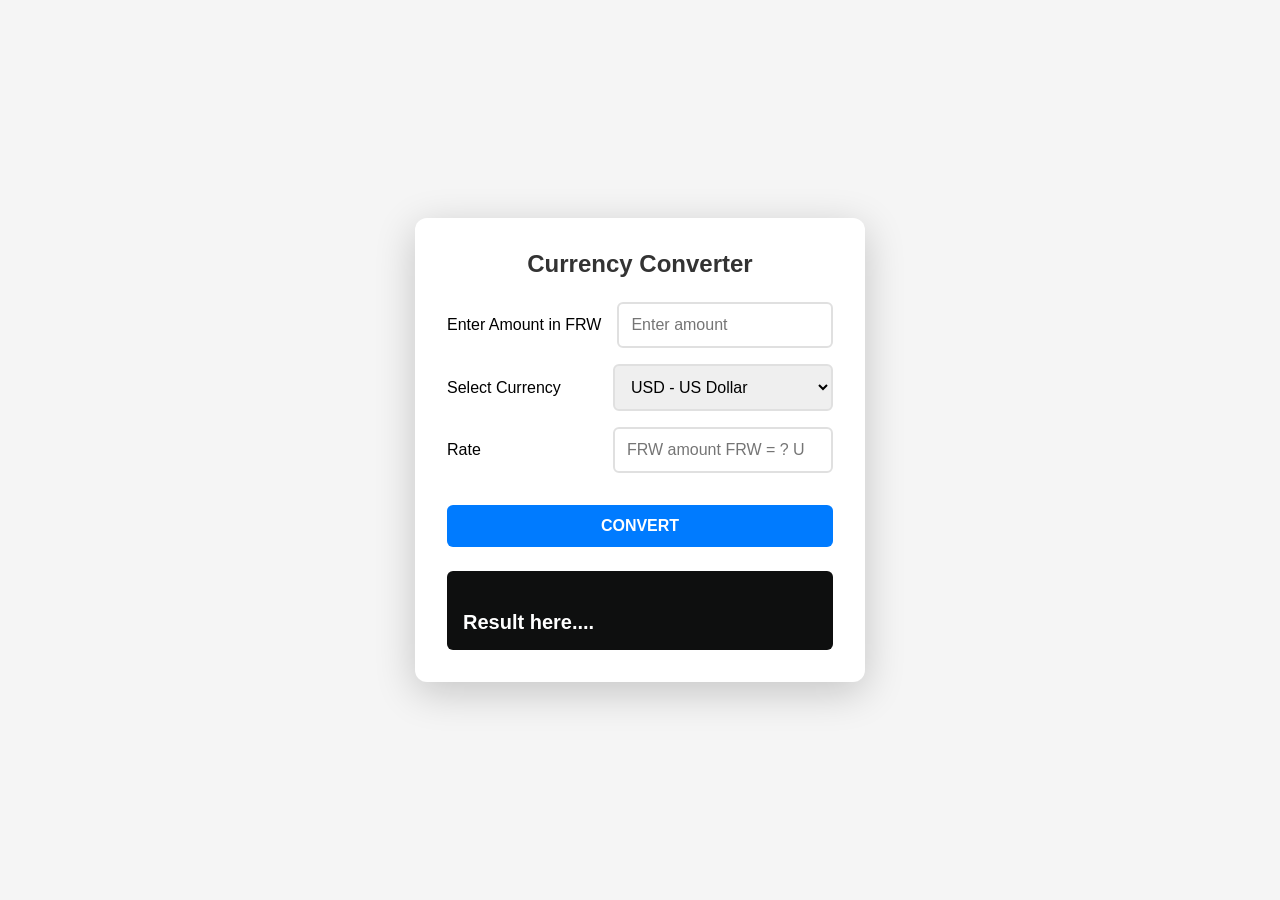
<file: PROJECT 4 CURRENCY CONVERTER/index.html>
<!DOCTYPE html>
<html lang="en">
<head>
    <meta charset="UTF-8">
    <meta name="viewport" content="width=device-width, initial-scale=1.0">
    <title>Currency Converter</title>
    <link rel="stylesheet" href="css/style.css">
</head>
<body>
    <div class="converter-card">
        <h1>Currency Converter</h1>
        <div class="form-group">
            <label for="amount">Enter Amount in FRW</label>
            <input type="number" id="amount" placeholder="Enter amount" step="any">
        </div>
        <div class="form-group">
            <label for="currency">Select Currency</label>
            <select id="currency">
                <option value="USD">USD - US Dollar</option>
                <option value="EUR">EUR - Euro</option>
                <option value="GBP">GBP - British Pound</option>
                <option value="KES">KES - Kenyan Shilling</option>
                <option value="UGX">UGX - Ugandan Shilling</option>
                <option value="TZS">TZS - Tanzanian Shilling</option>
                <option value="ZAR">ZAR - South African Rand</option>
                <option value="CNY">CNY - Chinese Yuan</option>
                <option value="INR">INR - Indian Rupee</option>
                <option value="JPY">JPY - Japanese Yen</option>
            </select>
        </div>
        <div class="form-group">
            <label for="rate">Rate</label>
            <input type="number" id="rate" step="any">
        </div>
        <button id="convertBtn" type="button">CONVERT</button>
        <div class="result-group">
            <label class="resultLabel" id="resultLabel" style="color: white;">Result here....</label>
        </div>
    </div>
    <script src="js/script.js"></script>
</body>
</html>
</file>
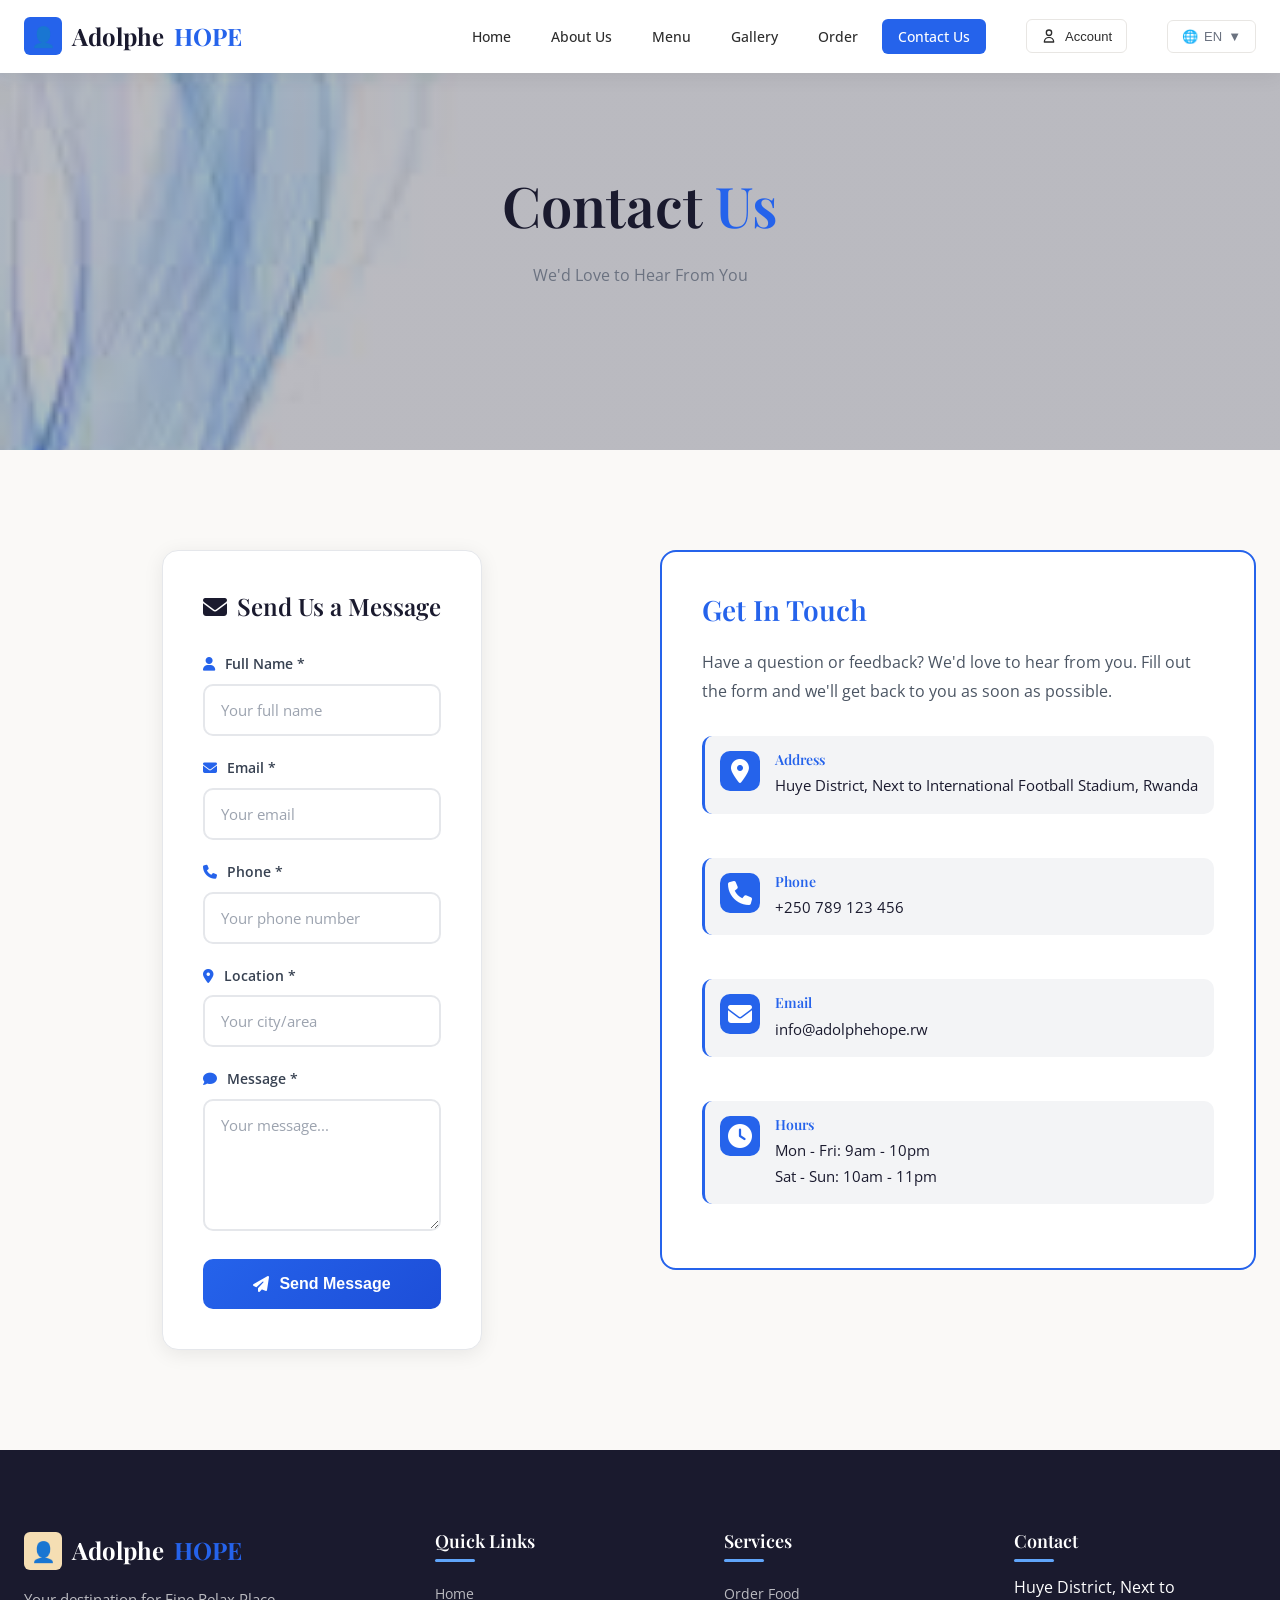
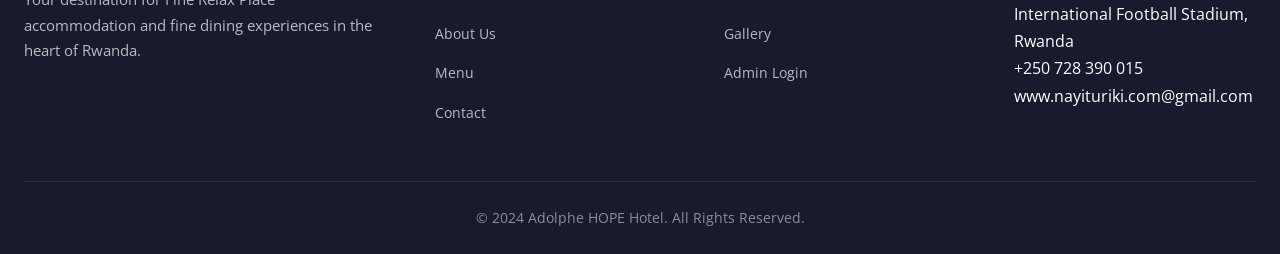
<file: PROJECT 3 HOTEL WEBSITE (Adolphe Hope Hotel)/pages/contact.html>
<!DOCTYPE html>
<html lang="en">
<head>
    <meta charset="UTF-8">
    <meta name="viewport" content="width=device-width, initial-scale=1.0">
    <title>Contact Us - Adolphe HOPE Hotel</title>
    <link rel="stylesheet" href="../css/style.css">
    <link rel="stylesheet" href="https://cdnjs.cloudflare.com/ajax/libs/font-awesome/6.4.0/css/all.min.css">
    <style>
        .hero {
            min-height: 50vh;
            background: linear-gradient(rgba(26, 26, 46, 0.3), rgba(26, 26, 46, 0.3)), url('../images/bg-image.jfif');
            background-size: cover;
            background-position: center;
            background-attachment: fixed;
            display: flex;
            align-items: center;
            justify-content: center;
            text-align: center;
            padding: 100px 24px 60px;
        }

        .contact-grid {
            display: grid;
            grid-template-columns: 1fr 1fr;
            gap: 40px;
            align-items: start;
        }

        .form-container {
            background: #ffffff;
            padding: 40px;
            border-radius: 16px;
            box-shadow: 0 4px 20px rgba(0,0,0,0.08);
            border: 1px solid #e5e7eb;
        }

        .form-container h3 {
            color: #1a1a2e;
            font-size: 24px;
            margin-bottom: 30px;
            display: flex;
            align-items: center;
            gap: 10px;
        }

        .form-group {
            margin-bottom: 20px;
        }

        .form-group label {
            display: block;
            color: #374151;
            font-weight: 600;
            margin-bottom: 8px;
            font-size: 14px;
        }

        .form-group label i {
            color: #2563eb;
            margin-right: 6px;
        }

        .form-group input,
        .form-group textarea {
            width: 100%;
            padding: 14px 16px;
            border: 2px solid #e5e7eb;
            border-radius: 10px;
            font-size: 15px;
            transition: all 0.3s ease;
            background: #ffffff;
            color: #1a1a2e;
        }

        .form-group input::placeholder,
        .form-group textarea::placeholder {
            color: #9ca3af;
        }

        .form-group input:focus,
        .form-group textarea:focus {
            border-color: #2563eb;
            background: #ffffff;
            box-shadow: 0 0 0 3px rgba(37,99,235,0.1);
            outline: none;
        }

        .form-group textarea {
            resize: vertical;
            min-height: 120px;
        }

        .btn-submit {
            width: 100%;
            padding: 16px 32px;
            background: linear-gradient(135deg, #2563eb 0%, #1d4ed8 100%);
            color: white;
            border: none;
            border-radius: 10px;
            font-size: 16px;
            font-weight: 600;
            cursor: pointer;
            transition: all 0.3s ease;
            display: flex;
            align-items: center;
            justify-content: center;
            gap: 10px;
            margin-top: 10px;
        }

        .btn-submit:hover {
            transform: translateY(-2px);
            box-shadow: 0 10px 30px rgba(37,99,235,0.3);
        }

        .form-message {
            padding: 16px 20px;
            border-radius: 10px;
            margin-bottom: 25px;
            display: flex;
            align-items: center;
            gap: 12px;
            font-weight: 500;
        }

        .form-message.success {
            background: #ecfdf5;
            color: #065f46;
            border: 1px solid #a7f3d0;
        }

        .form-message.success i {
            color: #10b981;
        }

        .form-message.error {
            background: #fef2f2;
            color: #991b1b;
            border: 1px solid #fecaca;
        }

        .form-message.error i {
            color: #ef4444;
        }

        .contact-info {
            padding: 40px;
            background: #ffffff;
            border-radius: 16px;
            border: 2px solid #2563eb;
        }

        .contact-info h3 {
            font-size: 28px;
            margin-bottom: 20px;
            color: #2563eb;
        }

        .contact-info > p {
            font-size: 16px;
            line-height: 1.8;
            color: #4b5563;
            margin-bottom: 30px;
        }

        .contact-details {
            display: flex;
            flex-direction: column;
            gap: 20px;
        }

        .contact-item {
            display: flex;
            align-items: flex-start;
            gap: 15px;
            padding: 15px;
            background: #f3f4f6;
            border-radius: 10px;
            border-left: 3px solid #2563eb;
        }

        .contact-icon {
            font-size: 24px;
            width: 40px;
            height: 40px;
            display: flex;
            align-items: center;
            justify-content: center;
            background: #2563eb;
            border-radius: 10px;
            color: white;
        }

        .contact-item h4 {
            font-size: 14px;
            color: #2563eb;
            margin-bottom: 4px;
            font-weight: 600;
        }

        .contact-item p {
            font-size: 15px;
            color: #1a1a2e;
            margin: 0;
        }

        @media (max-width: 968px) {
            .contact-grid {
                grid-template-columns: 1fr;
            }
            
            .contact-info {
                order: -1;
            }
        }

        @media (max-width: 576px) {
            .form-container {
                padding: 25px;
            }
            
            .contact-info {
                padding: 30px;
            }
            
            .hero {
                min-height: 40vh;
                padding: 80px 24px 40px;
            }
        }
    </style>
</head>
<body>
    <!-- Header -->
    <header class="header">
        <div class="container">
            <a href="../index.html" class="logo">
                <div class="logo-icon">👤</div>
                Adolphe<span>HOPE</span>
            </a>
            
            <div class="nav-wrapper">
                <nav>
                    <ul class="nav-links">
                        <li><a href="../index.html">Home</a></li>
                        <li><a href="about.html">About Us</a></li>
                        <li><a href="menu.html">Menu</a></li>
                        <li><a href="gallery.html">Gallery</a></li>
                        <li><a href="order.html">Order</a></li>
                        <li><a href="contact.html" class="active">Contact Us</a></li>
                    </ul>
                </nav>
                
                <div class="user-account">
                    <button class="user-btn" id="accountBtn">
                        <svg xmlns="http://www.w3.org/2000/svg" fill="none" viewBox="0 0 24 24" stroke="currentColor">
                            <path stroke-linecap="round" stroke-linejoin="round" stroke-width="2" d="M16 7a4 4 0 11-8 0 4 4 0 018 0zM12 14a7 7 0 00-7 7h14a7 7 0 00-7-7z" />
                        </svg>
                        <span>Account</span>
                    </button>
                    <div class="user-dropdown">
                        <a href="#" onclick="openAuthModal('login')">Login</a>
                        <a href="#" onclick="openAuthModal('signup')">Sign Up</a>
                        <a href="../php/admin.php">My Account</a>
                    </div>
                </div>

                <div class="lang-switcher">
                    <button class="lang-btn">
                        <span>🌐</span>
                        <span class="current-lang">EN</span>
                        <span>▼</span>
                    </button>
                    <div class="lang-dropdown">
                        <a href="?lang=en" data-lang="en" class="active">English</a>
                        <a href="?lang=rw" data-lang="rw">Kinyarwanda</a>
                    </div>
                </div>
            </div>
            
            <div class="menu-toggle">
                <span></span>
                <span></span>
                <span></span>
            </div>
        </div>
    </header>

    <!-- Hero -->
    <section class="hero">
        <div class="hero-content">
            <h1>Contact <span>Us</span></h1>
            <p>We'd Love to Hear From You</p>
        </div>
    </section>

    <!-- Contact Section -->
    <section class="section">
        <div class="container">
            <div class="contact-grid">
                <!-- Contact Form -->
                <div class="form-container">
                    <h3><i class="fas fa-envelope"></i> Send Us a Message</h3>
                    
                    <div id="contactMessage" class="form-message" style="display: none;"></div>
                    
                    <form id="contactForm">
                        <div class="form-group">
                            <label for="full_name"><i class="fas fa-user"></i> Full Name *</label>
                            <input type="text" id="full_name" name="full_name" placeholder="Your full name" required>
                        </div>

                        <div class="form-group">
                            <label for="email"><i class="fas fa-envelope"></i> Email *</label>
                            <input type="email" id="email" name="email" placeholder="Your email" required>
                        </div>

                        <div class="form-group">
                            <label for="phone"><i class="fas fa-phone"></i> Phone *</label>
                            <input type="tel" id="phone" name="phone" placeholder="Your phone number" required>
                        </div>

                        <div class="form-group">
                            <label for="location"><i class="fas fa-map-marker-alt"></i> Location *</label>
                            <input type="text" id="location" name="location" placeholder="Your city/area" required>
                        </div>

                        <div class="form-group">
                            <label for="message"><i class="fas fa-comment"></i> Message *</label>
                            <textarea id="message" name="message" rows="5" placeholder="Your message..." required></textarea>
                        </div>

                        <button type="submit" class="btn-submit">
                            <i class="fas fa-paper-plane"></i> Send Message
                        </button>
                    </form>
                </div>

                <!-- Contact Info -->
                <div class="contact-info">
                    <h3>Get In Touch</h3>
                    <p>Have a question or feedback? We'd love to hear from you. Fill out the form and we'll get back to you as soon as possible.</p>
                    
                    <div class="contact-details">
                        <div class="contact-item">
                            <div class="contact-icon"><i class="fas fa-map-marker-alt"></i></div>
                            <div>
                                <h4>Address</h4>
                                <p>Huye District, Next to International Football Stadium, Rwanda</p>
                            </div>
                        </div>
                        <div class="contact-item">
                            <div class="contact-icon"><i class="fas fa-phone"></i></div>
                            <div>
                                <h4>Phone</h4>
                                <p>+250 789 123 456</p>
                            </div>
                        </div>
                        <div class="contact-item">
                            <div class="contact-icon"><i class="fas fa-envelope"></i></div>
                            <div>
                                <h4>Email</h4>
                                <p>info@adolphehope.rw</p>
                            </div>
                        </div>
                        <div class="contact-item">
                            <div class="contact-icon"><i class="fas fa-clock"></i></div>
                            <div>
                                <h4>Hours</h4>
                                <p>Mon - Fri: 9am - 10pm<br>Sat - Sun: 10am - 11pm</p>
                            </div>
                        </div>
                    </div>
                </div>
            </div>
        </div>
    </section>

    <!-- Footer -->
    <footer class="footer">
        <div class="container">
            <div class="footer-grid">
                <div class="footer-brand">
                    <a href="../index.html" class="logo" style="color: white;">
                        <div class="logo-icon" style="background-color: wheat;">👤</div>
                        Adolphe<span>HOPE</span>
                    </a>
                    <p>Your destination for Fine Relax Place accommodation and fine dining experiences in the heart of Rwanda.</p>
                </div>
                <div class="footer-links">
                    <h4>Quick Links</h4>
                    <a href="../index.html">Home</a>
                    <a href="about.html">About Us</a>
                    <a href="menu.html">Menu</a>
                    <a href="contact.html">Contact</a>
                </div>
                <div class="footer-links">
                    <h4>Services</h4>
                    <a href="order.html">Order Food</a>
                    <a href="gallery.html">Gallery</a>
                    <a href="../php/login.php">Admin Login</a>
                </div>
                <div class="footer-links">
                    <h4>Contact</h4>
                    <p>Huye District, Next to International Football Stadium, Rwanda</p>
                    <p>+250 728 390 015</p>
                    <p>www.nayituriki.com@gmail.com</p>
                </div>
            </div>
            <div class="footer-bottom">
                <p>&copy; 2024 Adolphe HOPE Hotel. All Rights Reserved.</p>
            </div>
        </div>
    </footer>

    <script src="../js/script.js"></script>
    <script>
        // Contact Form Handling
        const contactForm = document.getElementById('contactForm');
        if (contactForm) {
            contactForm.addEventListener('submit', function(e) {
                e.preventDefault();
                
                const formData = new FormData(this);
                
                // Store in localStorage
                const messages = JSON.parse(localStorage.getItem('messages') || '[]');
                messages.push({
                    full_name: formData.get('full_name'),
                    email: formData.get('email'),
                    phone: formData.get('phone'),
                    location: formData.get('location'),
                    message: formData.get('message'),
                    created_at: new Date().toISOString()
                });
                localStorage.setItem('messages', JSON.stringify(messages));
                
                // Show success message
                const msg = document.getElementById('contactMessage');
                msg.className = 'form-message success';
                msg.innerHTML = '<i class="fas fa-check-circle"></i> Message sent successfully! We will get back to you shortly.';
                msg.style.display = 'flex';
                
                // Reset form
                this.reset();
                
                // Scroll to message
                msg.scrollIntoView({ behavior: 'smooth', block: 'center' });
            });
        }
    </script>
    
    <!-- Auth Modal -->
    <div class="modal-overlay" id="authModal">
        <div class="modal-container">
            <button class="modal-close" onclick="closeAuthModal()">×</button>
            
            <div class="auth-header">
                <div class="auth-logo"><span>👤</span></div>
                <h2>Adolphe HOPE Hotel</h2>
                <p class="auth-subtitle">Welcome back! Please login or create an account.</p>
            </div>
            
            <div class="auth-tabs">
                <button class="auth-tab active" id="loginTab" onclick="switchAuthTab('login')">Login</button>
                <button class="auth-tab" id="signupTab" onclick="switchAuthTab('signup')">Sign Up</button>
            </div>
            
            <form id="loginForm" method="POST" action="../php/login.php">
                <div class="auth-instruction">
                    <i class="fas fa-sign-in-alt"></i> Enter your credentials to access your account
                </div>
                <div class="form-group"><label><i class="fas fa-envelope"></i> Email</label><input type="email" name="email" placeholder="your@email.com" required></div>
                <div class="form-group"><label><i class="fas fa-lock"></i> Password</label><input type="password" name="password" placeholder="Enter your password" required></div>
                <button type="submit" class="btn btn-primary" style="width:100%"><i class="fas fa-sign-in-alt"></i> Login</button>
            </form>
            
            <form id="signupForm" method="POST" action="../php/login.php" style="display:none">
                <div class="auth-instruction">
                    <i class="fas fa-user-plus"></i> Create an account to order food and book rooms
                </div>
                <div class="form-group"><label><i class="fas fa-user"></i> Full Name</label><input type="text" name="full_name" placeholder="Your full name" required></div>
                <div class="form-group"><label><i class="fas fa-envelope"></i> Email</label><input type="email" name="email" placeholder="your@email.com" required></div>
                <div class="form-group"><label><i class="fas fa-phone"></i> Phone</label><input type="tel" name="phone" placeholder="+250 XXX XXX XXX" required></div>
                <div class="form-group"><label><i class="fas fa-lock"></i> Password</label><input type="password" name="password" placeholder="Create a password" required></div>
                <button type="submit" class="btn btn-primary" style="width:100%"><i class="fas fa-user-plus"></i> Create Account</button>
            </form>
            
            <div class="auth-footer">
                <p><i class="fas fa-phone-alt"></i> Need help? Call: +250 728 390 015</p>
            </div>
        </div>
    </div>
    
    <style>
        .auth-header {text-align:center;margin-bottom:24px;}
        .auth-header .auth-logo {width:64px;height:64px;background:linear-gradient(135deg,#2563eb,#1d4ed8);border-radius:50%;display:flex;align-items:center;justify-content:center;margin:0 auto 12px;color:white;}
        .auth-header h2 {color:#1a1a2e;font-size:22px;margin-bottom:4px;}
        .auth-header .auth-subtitle {color:#6b7280;font-size:14px;margin:0;}
        .auth-instruction {background:#f3f4f6;padding:12px;border-radius:8px;margin-bottom:16px;font-size:13px;color:#4b5563;display:flex;align-items:center;justify-content:center;gap:8px;}
        .auth-instruction i {color:#2563eb;}
        .auth-form .form-group label i {margin-right:6px;color:#2563eb;}
        .auth-form .btn i {margin-right:6px;}
        .auth-footer {text-align:center;margin-top:16px;padding-top:16px;border-top:1px solid #e5e7eb;}
        .auth-footer p {margin:0;font-size:13px;color:#6b7280;}
        .auth-footer i {color:#2563eb;margin-right:4px;}
    </style>
    
    <script>
    function openAuthModal(t){document.getElementById('authModal').classList.add('active');switchAuthTab(t);}
    function closeAuthModal(){document.getElementById('authModal').classList.remove('active');document.getElementById('loginForm').reset();document.getElementById('signupForm').reset();}
    function switchAuthTab(t){document.getElementById('loginForm').style.display=t==='signup'?'none':'block';document.getElementById('signupForm').style.display=t==='signup'?'block':'none';document.getElementById('loginTab').classList.toggle('active',t==='login');document.getElementById('signupTab').classList.toggle('active',t==='signup');}
    document.getElementById('authModal').addEventListener('click',function(e){if(e.target===this)closeAuthModal();});
    document.addEventListener('keydown',function(e){if(e.key==='Escape')closeAuthModal();});
    </script>
</body>
</html>
</file>
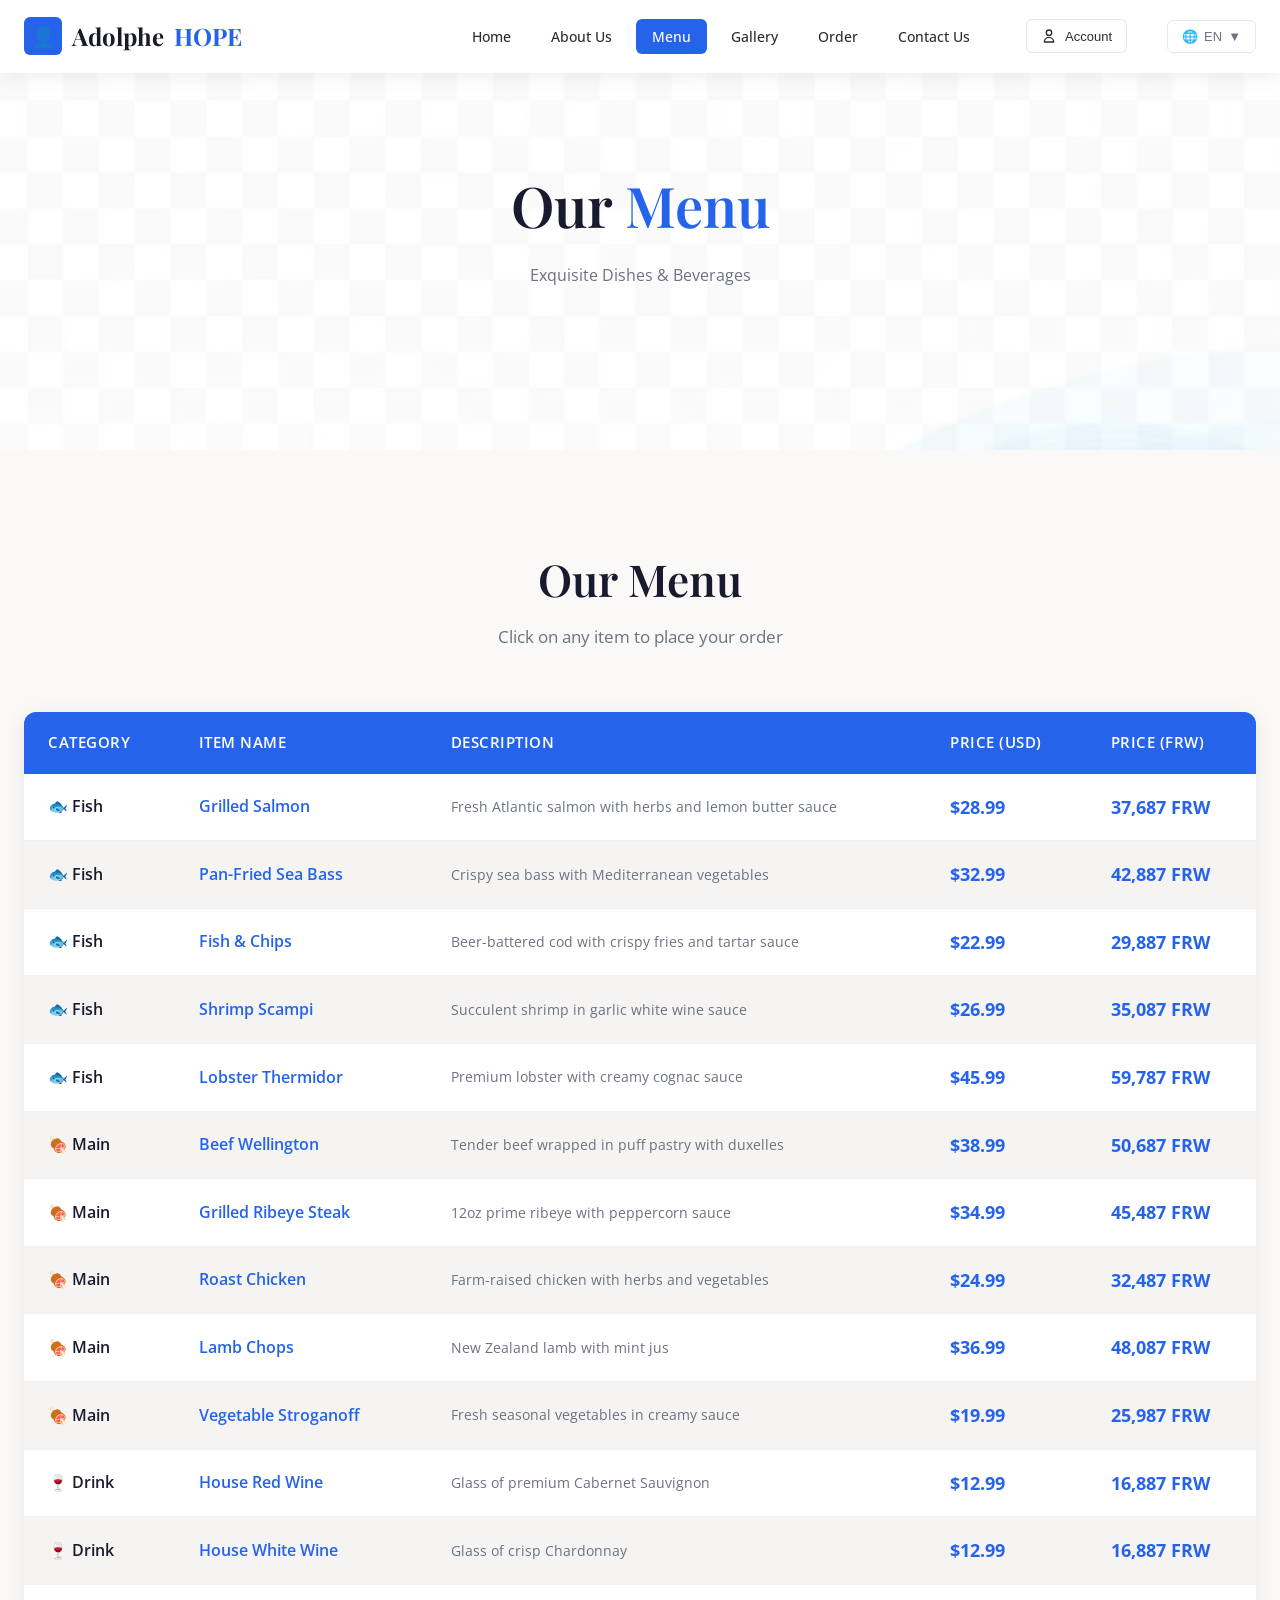
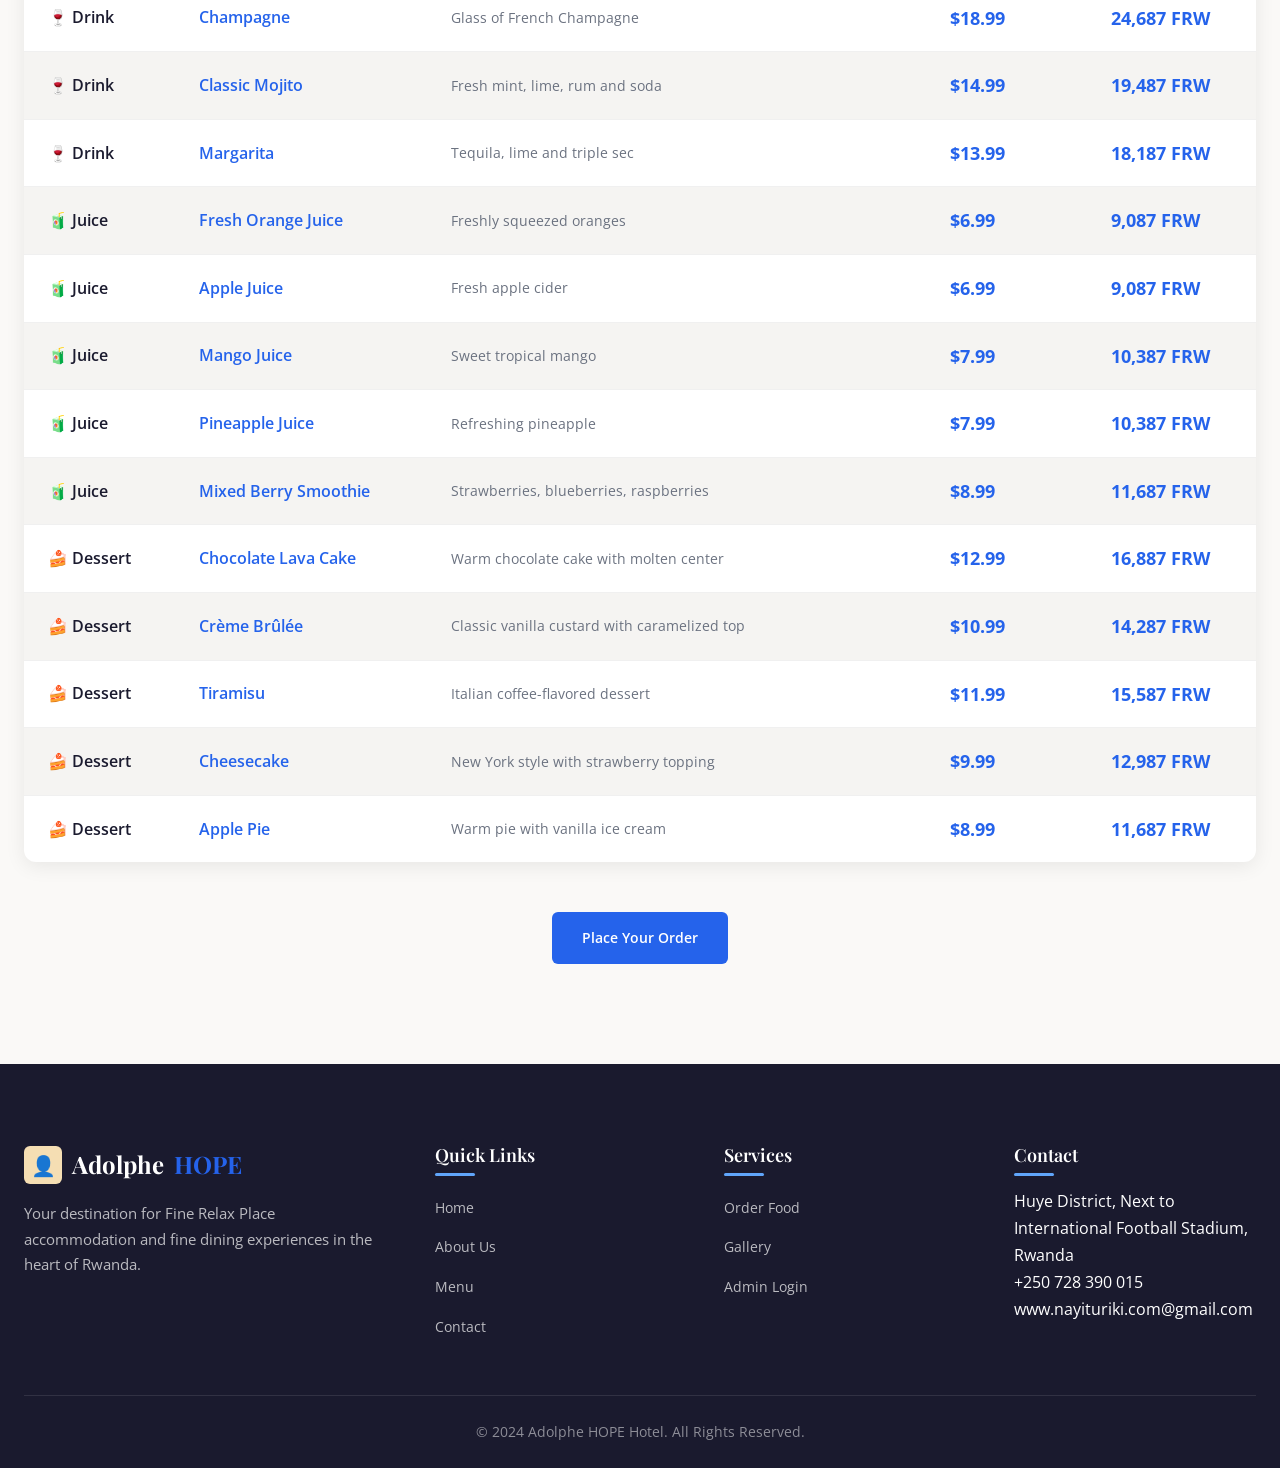
<file: PROJECT 3 HOTEL WEBSITE (Adolphe Hope Hotel)/pages/menu.html>
<!DOCTYPE html>
<html lang="en">
<head>
    <meta charset="UTF-8">
    <meta name="viewport" content="width=device-width, initial-scale=1.0">
    <title>Menu - Adolphe HOPE Hotel</title>
    <link rel="stylesheet" href="../css/style.css">
</head>
<body>
    <!-- Header -->
    <header class="header">
        <div class="container">
            <a href="../index.html" class="logo">
                <div class="logo-icon">👤</div>
                Adolphe<span>HOPE</span>
            </a>
            
            <div class="nav-wrapper">
                <nav>
                    <ul class="nav-links">
                        <li><a href="../index.html">Home</a></li>
                        <li><a href="about.html">About Us</a></li>
                        <li><a href="menu.html" class="active">Menu</a></li>
                        <li><a href="gallery.html">Gallery</a></li>
                        <li><a href="order.html">Order</a></li>
                        <li><a href="contact.html">Contact Us</a></li>
                    </ul>
                </nav>
                
                <div class="user-account">
                    <button class="user-btn" id="accountBtn">
                        <svg xmlns="http://www.w3.org/2000/svg" fill="none" viewBox="0 0 24 24" stroke="currentColor">
                            <path stroke-linecap="round" stroke-linejoin="round" stroke-width="2" d="M16 7a4 4 0 11-8 0 4 4 0 018 0zM12 14a7 7 0 00-7 7h14a7 7 0 00-7-7z" />
                        </svg>
                        <span>Account</span>
                    </button>
                    <div class="user-dropdown">
                        <a href="#" onclick="openAuthModal('login')">Login</a>
                        <a href="#" onclick="openAuthModal('signup')">Sign Up</a>
                        <a href="../php/admin.php">My Account</a>
                    </div>
                </div>

                <div class="lang-switcher">
                    <button class="lang-btn">
                        <span>🌐</span>
                        <span class="current-lang">EN</span>
                        <span>▼</span>
                    </button>
                    <div class="lang-dropdown">
                        <a href="?lang=en" data-lang="en" class="active">English</a>
                        <a href="?lang=rw" data-lang="rw">Kinyarwanda</a>
                    </div>
                </div>
            </div>
            
            <div class="menu-toggle">
                <span></span>
                <span></span>
                <span></span>
            </div>
        </div>
    </header>

    <!-- Hero -->
    <section class="hero" style="min-height: 50vh;">
        <div class="hero-content">
            <h1>Our <span>Menu</span></h1>
            <p>Exquisite Dishes & Beverages</p>
        </div>
    </section>

    <!-- Menu Section -->
    <section class="section">
        <div class="container">
            <div class="section-header">
                <h2 class="section-title">Our Menu</h2>
                <p class="section-subtitle">Click on any item to place your order</p>
            </div>
            
            <table class="menu-table">
                <thead>
                    <tr>
                        <th>Category</th>
                        <th>Item Name</th>
                        <th>Description</th>
                        <th>Price (USD)</th>
                        <th>Price (FRW)</th>
                    </tr>
                </thead>
                <tbody>
                    <!-- Fish Dishes -->
                    <tr onclick="window.location.href='order.html?item=Grilled Salmon'">
                        <td class="category">🐟 Fish</td>
                        <td class="item-name">Grilled Salmon</td>
                        <td class="description">Fresh Atlantic salmon with herbs and lemon butter sauce</td>
                        <td class="price">$28.99</td>
                        <td class="price">37,687 FRW</td>
                    </tr>
                    <tr onclick="window.location.href='order.html?item=Pan-Fried Sea Bass'">
                        <td class="category">🐟 Fish</td>
                        <td class="item-name">Pan-Fried Sea Bass</td>
                        <td class="description">Crispy sea bass with Mediterranean vegetables</td>
                        <td class="price">$32.99</td>
                        <td class="price">42,887 FRW</td>
                    </tr>
                    <tr onclick="window.location.href='order.html?item=Fish & Chips'">
                        <td class="category">🐟 Fish</td>
                        <td class="item-name">Fish & Chips</td>
                        <td class="description">Beer-battered cod with crispy fries and tartar sauce</td>
                        <td class="price">$22.99</td>
                        <td class="price">29,887 FRW</td>
                    </tr>
                    <tr onclick="window.location.href='order.html?item=Shrimp Scampi'">
                        <td class="category">🐟 Fish</td>
                        <td class="item-name">Shrimp Scampi</td>
                        <td class="description">Succulent shrimp in garlic white wine sauce</td>
                        <td class="price">$26.99</td>
                        <td class="price">35,087 FRW</td>
                    </tr>
                    <tr onclick="window.location.href='order.html?item=Lobster Thermidor'">
                        <td class="category">🐟 Fish</td>
                        <td class="item-name">Lobster Thermidor</td>
                        <td class="description">Premium lobster with creamy cognac sauce</td>
                        <td class="price">$45.99</td>
                        <td class="price">59,787 FRW</td>
                    </tr>
                    
                    <!-- Main Courses -->
                    <tr onclick="window.location.href='order.html?item=Beef Wellington'">
                        <td class="category">🍖 Main</td>
                        <td class="item-name">Beef Wellington</td>
                        <td class="description">Tender beef wrapped in puff pastry with duxelles</td>
                        <td class="price">$38.99</td>
                        <td class="price">50,687 FRW</td>
                    </tr>
                    <tr onclick="window.location.href='order.html?item=Grilled Ribeye Steak'">
                        <td class="category">🍖 Main</td>
                        <td class="item-name">Grilled Ribeye Steak</td>
                        <td class="description">12oz prime ribeye with peppercorn sauce</td>
                        <td class="price">$34.99</td>
                        <td class="price">45,487 FRW</td>
                    </tr>
                    <tr onclick="window.location.href='order.html?item=Roast Chicken'">
                        <td class="category">🍖 Main</td>
                        <td class="item-name">Roast Chicken</td>
                        <td class="description">Farm-raised chicken with herbs and vegetables</td>
                        <td class="price">$24.99</td>
                        <td class="price">32,487 FRW</td>
                    </tr>
                    <tr onclick="window.location.href='order.html?item=Lamb Chops'">
                        <td class="category">🍖 Main</td>
                        <td class="item-name">Lamb Chops</td>
                        <td class="description">New Zealand lamb with mint jus</td>
                        <td class="price">$36.99</td>
                        <td class="price">48,087 FRW</td>
                    </tr>
                    <tr onclick="window.location.href='order.html?item=Vegetable Stroganoff'">
                        <td class="category">🍖 Main</td>
                        <td class="item-name">Vegetable Stroganoff</td>
                        <td class="description">Fresh seasonal vegetables in creamy sauce</td>
                        <td class="price">$19.99</td>
                        <td class="price">25,987 FRW</td>
                    </tr>
                    
                    <!-- Drinks -->
                    <tr onclick="window.location.href='order.html?item=House Red Wine'">
                        <td class="category">🍷 Drink</td>
                        <td class="item-name">House Red Wine</td>
                        <td class="description">Glass of premium Cabernet Sauvignon</td>
                        <td class="price">$12.99</td>
                        <td class="price">16,887 FRW</td>
                    </tr>
                    <tr onclick="window.location.href='order.html?item=House White Wine'">
                        <td class="category">🍷 Drink</td>
                        <td class="item-name">House White Wine</td>
                        <td class="description">Glass of crisp Chardonnay</td>
                        <td class="price">$12.99</td>
                        <td class="price">16,887 FRW</td>
                    </tr>
                    <tr onclick="window.location.href='order.html?item=Champagne'">
                        <td class="category">🍷 Drink</td>
                        <td class="item-name">Champagne</td>
                        <td class="description">Glass of French Champagne</td>
                        <td class="price">$18.99</td>
                        <td class="price">24,687 FRW</td>
                    </tr>
                    <tr onclick="window.location.href='order.html?item=Classic Mojito'">
                        <td class="category">🍷 Drink</td>
                        <td class="item-name">Classic Mojito</td>
                        <td class="description">Fresh mint, lime, rum and soda</td>
                        <td class="price">$14.99</td>
                        <td class="price">19,487 FRW</td>
                    </tr>
                    <tr onclick="window.location.href='order.html?item=Margarita'">
                        <td class="category">🍷 Drink</td>
                        <td class="item-name">Margarita</td>
                        <td class="description">Tequila, lime and triple sec</td>
                        <td class="price">$13.99</td>
                        <td class="price">18,187 FRW</td>
                    </tr>
                    
                    <!-- Fresh Juices -->
                    <tr onclick="window.location.href='order.html?item=Fresh Orange Juice'">
                        <td class="category">🧃 Juice</td>
                        <td class="item-name">Fresh Orange Juice</td>
                        <td class="description">Freshly squeezed oranges</td>
                        <td class="price">$6.99</td>
                        <td class="price">9,087 FRW</td>
                    </tr>
                    <tr onclick="window.location.href='order.html?item=Apple Juice'">
                        <td class="category">🧃 Juice</td>
                        <td class="item-name">Apple Juice</td>
                        <td class="description">Fresh apple cider</td>
                        <td class="price">$6.99</td>
                        <td class="price">9,087 FRW</td>
                    </tr>
                    <tr onclick="window.location.href='order.html?item=Mango Juice'">
                        <td class="category">🧃 Juice</td>
                        <td class="item-name">Mango Juice</td>
                        <td class="description">Sweet tropical mango</td>
                        <td class="price">$7.99</td>
                        <td class="price">10,387 FRW</td>
                    </tr>
                    <tr onclick="window.location.href='order.html?item=Pineapple Juice'">
                        <td class="category">🧃 Juice</td>
                        <td class="item-name">Pineapple Juice</td>
                        <td class="description">Refreshing pineapple</td>
                        <td class="price">$7.99</td>
                        <td class="price">10,387 FRW</td>
                    </tr>
                    <tr onclick="window.location.href='order.html?item=Mixed Berry Smoothie'">
                        <td class="category">🧃 Juice</td>
                        <td class="item-name">Mixed Berry Smoothie</td>
                        <td class="description">Strawberries, blueberries, raspberries</td>
                        <td class="price">$8.99</td>
                        <td class="price">11,687 FRW</td>
                    </tr>
                    
                    <!-- Desserts -->
                    <tr onclick="window.location.href='order.html?item=Chocolate Lava Cake'">
                        <td class="category">🍰 Dessert</td>
                        <td class="item-name">Chocolate Lava Cake</td>
                        <td class="description">Warm chocolate cake with molten center</td>
                        <td class="price">$12.99</td>
                        <td class="price">16,887 FRW</td>
                    </tr>
                    <tr onclick="window.location.href='order.html?item=Crème Brûlée'">
                        <td class="category">🍰 Dessert</td>
                        <td class="item-name">Crème Brûlée</td>
                        <td class="description">Classic vanilla custard with caramelized top</td>
                        <td class="price">$10.99</td>
                        <td class="price">14,287 FRW</td>
                    </tr>
                    <tr onclick="window.location.href='order.html?item=Tiramisu'">
                        <td class="category">🍰 Dessert</td>
                        <td class="item-name">Tiramisu</td>
                        <td class="description">Italian coffee-flavored dessert</td>
                        <td class="price">$11.99</td>
                        <td class="price">15,587 FRW</td>
                    </tr>
                    <tr onclick="window.location.href='order.html?item=Cheesecake'">
                        <td class="category">🍰 Dessert</td>
                        <td class="item-name">Cheesecake</td>
                        <td class="description">New York style with strawberry topping</td>
                        <td class="price">$9.99</td>
                        <td class="price">12,987 FRW</td>
                    </tr>
                    <tr onclick="window.location.href='order.html?item=Apple Pie'">
                        <td class="category">🍰 Dessert</td>
                        <td class="item-name">Apple Pie</td>
                        <td class="description">Warm pie with vanilla ice cream</td>
                        <td class="price">$8.99</td>
                        <td class="price">11,687 FRW</td>
                    </tr>
                </tbody>
            </table>

            <div style="text-align: center; margin-top: 50px;">
                <a href="order.html" class="btn btn-primary">Place Your Order</a>
            </div>
        </div>
    </section>

    <!-- Footer -->
    <footer class="footer">
        <div class="container">
            <div class="footer-grid">
                <div class="footer-brand">
                    <a href="../index.html" class="logo" style="color: white;">
                        <div class="logo-icon" style="background-color: wheat;">👤</div>
                        Adolphe<span>HOPE</span>
                    </a>
                    <p>Your destination for Fine Relax Place accommodation and fine dining experiences in the heart of Rwanda.</p>
                </div>
                <div class="footer-links">
                    <h4>Quick Links</h4>
                    <a href="../index.html">Home</a>
                    <a href="about.html">About Us</a>
                    <a href="menu.html">Menu</a>
                    <a href="contact.html">Contact</a>
                </div>
                <div class="footer-links">
                    <h4>Services</h4>
                    <a href="order.html">Order Food</a>
                    <a href="gallery.html">Gallery</a>
                    <a href="../php/login.php">Admin Login</a>
                </div>
                <div class="footer-links">
                    <h4>Contact</h4>
                    <p>Huye District, Next to International Football Stadium, Rwanda</p>
                    <p>+250 728 390 015</p>
                    <p>www.nayituriki.com@gmail.com</p>
                </div>
            </div>
            <div class="footer-bottom">
                <p>&copy; 2024 Adolphe HOPE Hotel. All Rights Reserved.</p>
            </div>
        </div>
    </footer>

    <script src="../js/script.js"></script>

    <!-- Auth Modal -->
    <div class="modal-overlay" id="authModal">
        <div class="modal-container">
            <button class="modal-close" onclick="closeAuthModal()">&times;</button>
            
            <div class="auth-header">
                <div class="auth-logo"><span>👤</span></div>
                <h2>Adolphe HOPE Hotel</h2>
                <p class="auth-subtitle">Welcome back! Please login or create an account.</p>
            </div>
            
            <div class="auth-tabs">
                <button class="auth-tab active" id="loginTab" onclick="switchAuthTab('login')">Login</button>
                <button class="auth-tab" id="signupTab" onclick="switchAuthTab('signup')">Sign Up</button>
            </div>
            
            <form id="loginForm" method="POST" action="../php/login.php">
                <div class="auth-instruction">
                    <i class="fas fa-sign-in-alt"></i> Enter your credentials to access your account
                </div>
                <div class="form-group">
                    <label for="login_email"><i class="fas fa-envelope"></i> Email</label>
                    <input type="email" id="login_email" name="email" placeholder="your@email.com" required>
                </div>
                <div class="form-group">
                    <label for="login_password"><i class="fas fa-lock"></i> Password</label>
                    <input type="password" id="login_password" name="password" placeholder="Enter your password" required>
                </div>
                <button type="submit" class="btn btn-primary" style="width: 100%;">
                    <i class="fas fa-sign-in-alt"></i> Login
                </button>
            </form>
            
            <form id="signupForm" method="POST" action="../php/login.php" style="display: none;">
                <div class="auth-instruction">
                    <i class="fas fa-user-plus"></i> Create an account to order food and book rooms
                </div>
                <div class="form-group">
                    <label for="signup_name"><i class="fas fa-user"></i> Full Name</label>
                    <input type="text" id="signup_name" name="full_name" placeholder="Your full name" required>
                </div>
                <div class="form-group">
                    <label for="signup_email"><i class="fas fa-envelope"></i> Email</label>
                    <input type="email" id="signup_email" name="email" placeholder="your@email.com" required>
                </div>
                <div class="form-group">
                    <label for="signup_phone"><i class="fas fa-phone"></i> Phone</label>
                    <input type="tel" id="signup_phone" name="phone" placeholder="+250 XXX XXX XXX" required>
                </div>
                <div class="form-group">
                    <label for="signup_password"><i class="fas fa-lock"></i> Password</label>
                    <input type="password" id="signup_password" name="password" placeholder="Create a password" required>
                </div>
                <button type="submit" class="btn btn-primary" style="width: 100%;">
                    <i class="fas fa-user-plus"></i> Create Account
                </button>
            </form>
            
            <div class="auth-footer">
                <p><i class="fas fa-phone-alt"></i> Need help? Call: +250 728 390 015</p>
            </div>
        </div>
    </div>

    <style>
        .auth-header {text-align:center;margin-bottom:24px;}
        .auth-header .auth-logo {width:64px;height:64px;background:linear-gradient(135deg,#2563eb,#1d4ed8);border-radius:50%;display:flex;align-items:center;justify-content:center;margin:0 auto 12px;color:white;}
        .auth-header h2 {color:#1a1a2e;font-size:22px;margin-bottom:4px;}
        .auth-header .auth-subtitle {color:#6b7280;font-size:14px;margin:0;}
        .auth-instruction {background:#f3f4f6;padding:12px;border-radius:8px;margin-bottom:16px;font-size:13px;color:#4b5563;display:flex;align-items:center;justify-content:center;gap:8px;}
        .auth-instruction i {color:#2563eb;}
        .auth-form .form-group label i {margin-right:6px;color:#2563eb;}
        .auth-form .btn i {margin-right:6px;}
        .auth-footer {text-align:center;margin-top:16px;padding-top:16px;border-top:1px solid #e5e7eb;}
        .auth-footer p {margin:0;font-size:13px;color:#6b7280;}
        .auth-footer i {color:#2563eb;margin-right:4px;}
    </style>

    <script>
        function openAuthModal(tab) {
            document.getElementById('authModal').classList.add('active');
            switchAuthTab(tab);
        }
        
        function closeAuthModal() {
            document.getElementById('authModal').classList.remove('active');
            document.getElementById('loginForm').reset();
            document.getElementById('signupForm').reset();
        }
        
        function switchAuthTab(tab) {
            if (tab === 'signup') {
                document.getElementById('loginForm').style.display = 'none';
                document.getElementById('signupForm').style.display = 'block';
                document.getElementById('signupTab').classList.add('active');
                document.getElementById('loginTab').classList.remove('active');
            } else {
                document.getElementById('signupForm').style.display = 'none';
                document.getElementById('loginForm').style.display = 'block';
                document.getElementById('loginTab').classList.add('active');
                document.getElementById('signupTab').classList.remove('active');
            }
        }
        
        document.getElementById('authModal').addEventListener('click', function(e) {
            if (e.target === this) closeAuthModal();
        });
        
        document.addEventListener('keydown', function(e) {
            if (e.key === 'Escape') closeAuthModal();
        });
    </script>
</body>
</html>
</file>
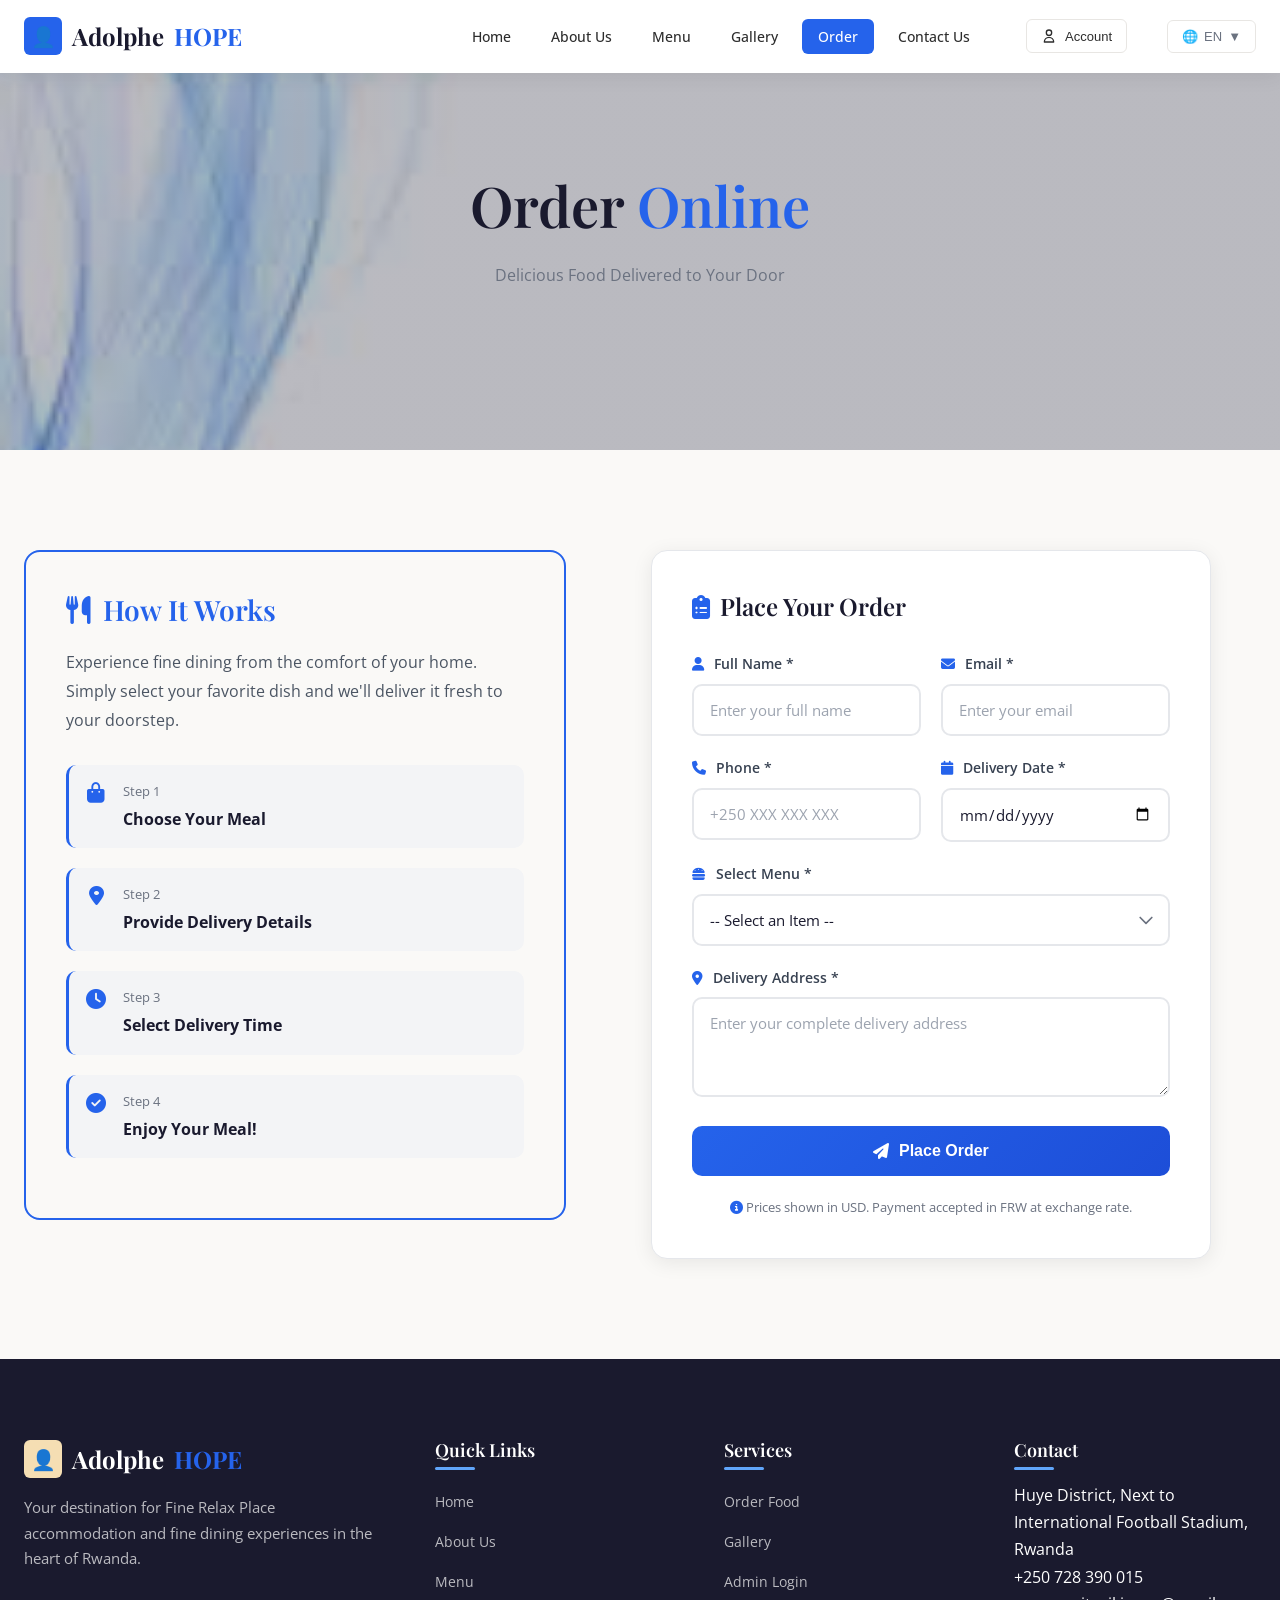
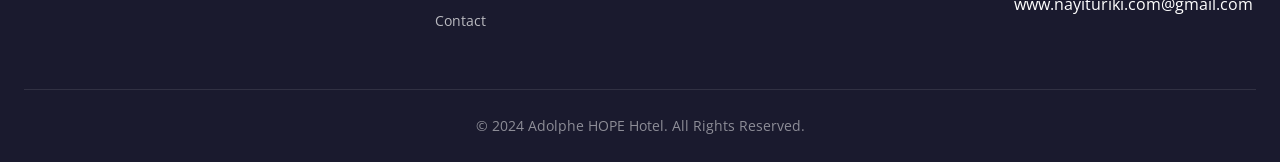
<file: PROJECT 3 HOTEL WEBSITE (Adolphe Hope Hotel)/pages/order.html>
<!DOCTYPE html>
<html lang="en">
<head>
    <meta charset="UTF-8">
    <meta name="viewport" content="width=device-width, initial-scale=1.0">
    <title>Order - Adolphe HOPE Hotel</title>
    <link rel="stylesheet" href="../css/style.css">
    <link rel="stylesheet" href="../css/order.css">
    <link rel="stylesheet" href="https://cdnjs.cloudflare.com/ajax/libs/font-awesome/6.4.0/css/all.min.css">
</head>
<body>
    <!-- Header -->
    <header class="header">
        <div class="container">
            <a href="../index.html" class="logo">
                <div class="logo-icon">👤</div>
                Adolphe<span>HOPE</span>
            </a>
            
            <div class="nav-wrapper">
                <nav>
                    <ul class="nav-links">
                        <li><a href="../index.html">Home</a></li>
                        <li><a href="about.html">About Us</a></li>
                        <li><a href="menu.html">Menu</a></li>
                        <li><a href="gallery.html">Gallery</a></li>
                        <li><a href="order.html" class="active">Order</a></li>
                        <li><a href="contact.html">Contact Us</a></li>
                    </ul>
                </nav>
                
                <div class="user-account">
                    <button class="user-btn" id="accountBtn">
                        <svg xmlns="http://www.w3.org/2000/svg" fill="none" viewBox="0 0 24 24" stroke="currentColor">
                            <path stroke-linecap="round" stroke-linejoin="round" stroke-width="2" d="M16 7a4 4 0 11-8 0 4 4 0 018 0zM12 14a7 7 0 00-7 7h14a7 7 0 00-7-7z" />
                        </svg>
                        <span>Account</span>
                    </button>
                    <div class="user-dropdown">
                        <a href="#" onclick="openAuthModal('login')">Login</a>
                        <a href="#" onclick="openAuthModal('signup')">Sign Up</a>
                        <a href="../php/admin.php">My Account</a>
                    </div>
                </div>

                <div class="lang-switcher">
                    <button class="lang-btn">
                        <span>🌐</span>
                        <span class="current-lang">EN</span>
                        <span>▼</span>
                    </button>
                    <div class="lang-dropdown">
                        <a href="?lang=en" data-lang="en" class="active">English</a>
                        <a href="?lang=rw" data-lang="rw">Kinyarwanda</a>
                    </div>
                </div>
            </div>
            
            <div class="menu-toggle">
                <span></span>
                <span></span>
                <span></span>
            </div>
        </div>
    </header>

    <!-- Hero -->
    <section class="hero">
        <div class="hero-content">
            <h1>Order <span>Online</span></h1>
            <p>Delicious Food Delivered to Your Door</p>
        </div>
    </section>

    <!-- Order Form -->
    <section class="section">
        <div class="container">
            <div class="order-wrapper">
                <!-- Order Info Side -->
                <div class="order-info">
                    <h3><i class="fas fa-utensils"></i> How It Works</h3>
                    <p>Experience fine dining from the comfort of your home. Simply select your favorite dish and we'll deliver it fresh to your doorstep.</p>
                    
                    <div class="info-item">
                        <i class="fas fa-shopping-bag"></i>
                        <div>
                            <span>Step 1</span>
                            <strong>Choose Your Meal</strong>
                        </div>
                    </div>
                    
                    <div class="info-item">
                        <i class="fas fa-map-marker-alt"></i>
                        <div>
                            <span>Step 2</span>
                            <strong>Provide Delivery Details</strong>
                        </div>
                    </div>
                    
                    <div class="info-item">
                        <i class="fas fa-clock"></i>
                        <div>
                            <span>Step 3</span>
                            <strong>Select Delivery Time</strong>
                        </div>
                    </div>
                    
                    <div class="info-item">
                        <i class="fas fa-check-circle"></i>
                        <div>
                            <span>Step 4</span>
                            <strong>Enjoy Your Meal!</strong>
                        </div>
                    </div>
                </div>
                
                <!-- Order Form -->
                <div class="form-container">
                    <h3><i class="fas fa-clipboard-list"></i> Place Your Order</h3>
                    
                    <div id="orderMessage" class="form-message" style="display: none;"></div>
                    
                    <form id="orderForm">
                        <div class="form-row">
                            <div class="form-group">
                                <label for="full_name"><i class="fas fa-user"></i> Full Name *</label>
                                <input type="text" id="full_name" name="full_name" placeholder="Enter your full name" required>
                            </div>

                            <div class="form-group">
                                <label for="email"><i class="fas fa-envelope"></i> Email *</label>
                                <input type="email" id="email" name="email" placeholder="Enter your email" required>
                            </div>
                        </div>

                        <div class="form-row">
                            <div class="form-group">
                                <label for="phone"><i class="fas fa-phone"></i> Phone *</label>
                                <input type="tel" id="phone" name="phone" placeholder="+250 XXX XXX XXX" required>
                            </div>

                            <div class="form-group">
                                <label for="order_date"><i class="fas fa-calendar"></i> Delivery Date *</label>
                                <input type="date" id="order_date" name="order_date" required>
                            </div>
                        </div>

                        <div class="form-group">
                            <label for="menu_item"><i class="fas fa-hamburger"></i> Select Menu *</label>
                            <select id="menu_item" name="menu_item" required>
                                <option value="">-- Select an Item --</option>
                                <optgroup label="🐟 Fish Dishes">
                                    <option value="Grilled Salmon">Grilled Salmon - $28.99</option>
                                    <option value="Pan-Fried Sea Bass">Pan-Fried Sea Bass - $32.99</option>
                                    <option value="Fish & Chips">Fish & Chips - $22.99</option>
                                    <option value="Shrimp Scampi">Shrimp Scampi - $26.99</option>
                                    <option value="Lobster Thermidor">Lobster Thermidor - $45.99</option>
                                </optgroup>
                                <optgroup label="🍖 Main Courses">
                                    <option value="Beef Wellington">Beef Wellington - $38.99</option>
                                    <option value="Grilled Ribeye Steak">Grilled Ribeye Steak - $34.99</option>
                                    <option value="Roast Chicken">Roast Chicken - $24.99</option>
                                    <option value="Lamb Chops">Lamb Chops - $36.99</option>
                                    <option value="Vegetable Stroganoff">Vegetable Stroganoff - $19.99</option>
                                </optgroup>
                                <optgroup label="🍷 Drinks">
                                    <option value="House Red Wine">House Red Wine - $12.99</option>
                                    <option value="House White Wine">House White Wine - $12.99</option>
                                    <option value="Champagne">Champagne - $18.99</option>
                                    <option value="Classic Mojito">Classic Mojito - $14.99</option>
                                    <option value="Margarita">Margarita - $13.99</option>
                                </optgroup>
                                <optgroup label="🧃 Fresh Juices">
                                    <option value="Fresh Orange Juice">Fresh Orange Juice - $6.99</option>
                                    <option value="Apple Juice">Apple Juice - $6.99</option>
                                    <option value="Mango Juice">Mango Juice - $7.99</option>
                                    <option value="Pineapple Juice">Pineapple Juice - $7.99</option>
                                    <option value="Mixed Berry Smoothie">Mixed Berry Smoothie - $8.99</option>
                                </optgroup>
                                <optgroup label="🍰 Desserts">
                                    <option value="Chocolate Lava Cake">Chocolate Lava Cake - $12.99</option>
                                    <option value="Crème Brûlée">Crème Brûlée - $10.99</option>
                                    <option value="Tiramisu">Tiramisu - $11.99</option>
                                    <option value="Cheesecake">Cheesecake - $9.99</option>
                                    <option value="Apple Pie">Apple Pie - $8.99</option>
                                </optgroup>
                            </select>
                        </div>

                        <div class="form-group">
                            <label for="address"><i class="fas fa-map-marker-alt"></i> Delivery Address *</label>
                            <textarea id="address" name="address" rows="3" placeholder="Enter your complete delivery address" required></textarea>
                        </div>

                        <button type="submit" class="btn-order">
                            <i class="fas fa-paper-plane"></i> Place Order
                        </button>
                    </form>
                    
                    <p class="price-note"><i class="fas fa-info-circle"></i> Prices shown in USD. Payment accepted in FRW at exchange rate.</p>
                </div>
            </div>
        </div>
    </section>

    <!-- Footer -->
    <footer class="footer">
        <div class="container">
            <div class="footer-grid">
                <div class="footer-brand">
                    <a href="../index.html" class="logo" style="color: white;">
                        <div class="logo-icon" style="background-color: wheat;">👤</div>
                        Adolphe<span>HOPE</span>
                    </a>
                    <p>Your destination for Fine Relax Place accommodation and fine dining experiences in the heart of Rwanda.</p>
                </div>
                <div class="footer-links">
                    <h4>Quick Links</h4>
                    <a href="../index.html">Home</a>
                    <a href="about.html">About Us</a>
                    <a href="menu.html">Menu</a>
                    <a href="contact.html">Contact</a>
                </div>
                <div class="footer-links">
                    <h4>Services</h4>
                    <a href="order.html">Order Food</a>
                    <a href="gallery.html">Gallery</a>
                    <a href="../php/login.php">Admin Login</a>
                </div>
                <div class="footer-links">
                    <h4>Contact</h4>
                    <p>Huye District, Next to International Football Stadium, Rwanda</p>
                    <p>+250 728 390 015</p>
                    <p>www.nayituriki.com@gmail.com</p>
                </div>
            </div>
            <div class="footer-bottom">
                <p>&copy; 2024 Adolphe HOPE Hotel. All Rights Reserved.</p>
            </div>
        </div>
    </footer>

    <script src="../js/script.js"></script>
    <script src="../js/order.js"></script>
    
    <!-- Auth Modal -->
    <div class="modal-overlay" id="authModal">
        <div class="modal-container">
            <button class="modal-close" onclick="closeAuthModal()">&times;</button>
            
            <div class="auth-header">
                <div class="auth-logo"><span>👤</span></div>
                <h2>Adolphe HOPE Hotel</h2>
                <p class="auth-subtitle">Welcome back! Please login or create an account.</p>
            </div>
            
            <div class="auth-tabs">
                <button class="auth-tab active" id="loginTab" onclick="switchAuthTab('login')">Login</button>
                <button class="auth-tab" id="signupTab" onclick="switchAuthTab('signup')">Sign Up</button>
            </div>
            
            <form id="loginForm" method="POST" action="../php/login.php">
                <div class="auth-instruction">
                    <i class="fas fa-sign-in-alt"></i> Enter your credentials to access your account
                </div>
                <div class="form-group">
                    <label for="login_email"><i class="fas fa-envelope"></i> Email</label>
                    <input type="email" id="login_email" name="email" placeholder="your@email.com" required>
                </div>
                <div class="form-group">
                    <label for="login_password"><i class="fas fa-lock"></i> Password</label>
                    <input type="password" id="login_password" name="password" placeholder="Enter your password" required>
                </div>
                <button type="submit" class="btn btn-primary" style="width: 100%;">
                    <i class="fas fa-sign-in-alt"></i> Login
                </button>
            </form>
            
            <form id="signupForm" method="POST" action="../php/login.php" style="display: none;">
                <div class="auth-instruction">
                    <i class="fas fa-user-plus"></i> Create an account to order food and book rooms
                </div>
                <div class="form-group">
                    <label for="signup_name"><i class="fas fa-user"></i> Full Name</label>
                    <input type="text" id="signup_name" name="full_name" placeholder="Your full name" required>
                </div>
                <div class="form-group">
                    <label for="signup_email"><i class="fas fa-envelope"></i> Email</label>
                    <input type="email" id="signup_email" name="email" placeholder="your@email.com" required>
                </div>
                <div class="form-group">
                    <label for="signup_phone"><i class="fas fa-phone"></i> Phone</label>
                    <input type="tel" id="signup_phone" name="phone" placeholder="+250 XXX XXX XXX" required>
                </div>
                <div class="form-group">
                    <label for="signup_password"><i class="fas fa-lock"></i> Password</label>
                    <input type="password" id="signup_password" name="password" placeholder="Create a password" required>
                </div>
                <button type="submit" class="btn btn-primary" style="width: 100%;">
                    <i class="fas fa-user-plus"></i> Create Account
                </button>
            </form>
            
            <div class="auth-footer">
                <p><i class="fas fa-phone-alt"></i> Need help? Call: +250 728 390 015</p>
            </div>
        </div>
    </div>

    <style>
        .auth-header {text-align:center;margin-bottom:24px;}
        .auth-header .auth-logo {width:64px;height:64px;background:linear-gradient(135deg,#2563eb,#1d4ed8);border-radius:50%;display:flex;align-items:center;justify-content:center;margin:0 auto 12px;color:white;}
        .auth-header h2 {color:#1a1a2e;font-size:22px;margin-bottom:4px;}
        .auth-header .auth-subtitle {color:#6b7280;font-size:14px;margin:0;}
        .auth-instruction {background:#f3f4f6;padding:12px;border-radius:8px;margin-bottom:16px;font-size:13px;color:#4b5563;display:flex;align-items:center;justify-content:center;gap:8px;}
        .auth-instruction i {color:#2563eb;}
        .auth-form .form-group label i {margin-right:6px;color:#2563eb;}
        .auth-form .btn i {margin-right:6px;}
        .auth-footer {text-align:center;margin-top:16px;padding-top:16px;border-top:1px solid #e5e7eb;}
        .auth-footer p {margin:0;font-size:13px;color:#6b7280;}
        .auth-footer i {color:#2563eb;margin-right:4px;}
    </style>

    <script>
        function openAuthModal(tab) {
            document.getElementById('authModal').classList.add('active');
            switchAuthTab(tab);
        }
        
        function closeAuthModal() {
            document.getElementById('authModal').classList.remove('active');
            document.getElementById('loginForm').reset();
            document.getElementById('signupForm').reset();
        }
        
        function switchAuthTab(tab) {
            if (tab === 'signup') {
                document.getElementById('loginForm').style.display = 'none';
                document.getElementById('signupForm').style.display = 'block';
                document.getElementById('signupTab').classList.add('active');
                document.getElementById('loginTab').classList.remove('active');
            } else {
                document.getElementById('signupForm').style.display = 'none';
                document.getElementById('loginForm').style.display = 'block';
                document.getElementById('loginTab').classList.add('active');
                document.getElementById('signupTab').classList.remove('active');
            }
        }
        
        document.getElementById('authModal').addEventListener('click', function(e) {
            if (e.target === this) closeAuthModal();
        });
        
        document.addEventListener('keydown', function(e) {
            if (e.key === 'Escape') closeAuthModal();
        });
    </script>
</body>
</html>
</file>
<file: PROJECT 4 CURRENCY CONVERTER/css/style.css>
* {
    box-sizing: border-box;
    margin: 0;
    padding: 0;
}
body {
    font-family: 'Segoe UI', Tahoma, Geneva, Verdana, sans-serif;
    min-height: 100vh;
    display: flex;
    justify-content: center;
    align-items: center;
    background: #f5f5f5;
}
.converter-card {
    background: white;
    padding: 2rem;
    border-radius: 12px;
    box-shadow: 0 10px 40px rgba(0,0,0,0.2);
    width: 100%;
    max-width: 450px;
}
h1 {
    text-align: center;
    color: #333;
    margin-bottom: 1.5rem;
    font-size: 1.5rem;
}
.form-group {
    margin-bottom: 1rem;
    display: flex;
    align-items: center;
    gap: 1rem;
}
.form-group label {
    margin-bottom: 0;
    min-width: 150px;
}
.form-group input, 
.form-group select {
    flex: 1;
}
input, select {
    width: 100%;
    padding: 0.75rem;
    border: 2px solid #e0e0e0;
    border-radius: 6px;
    font-size: 1rem;
    transition: border-color 0.3s;
}
input:focus, select:focus {
    outline: none;
    border-color: #667eea;
}
.result-group {
    display: flex;
    align-items: center;
    justify-content: space-between;
    background: #0e0f0f;
    padding: 1rem;
    border-radius: 6px;
    margin-top: 1.5rem;
}
.result-label {
    color: #666;
    font-size: 0.9rem;
    min-width: 150px;
}
.result-value {
    flex: 1;
    font-size: 1.75rem;
    font-weight: bold;
    color: #667eea;
}
button {
    width: 100%;
    padding: 0.75rem 1.5rem;
    background: #007bff;
    color: white;
    border: none;
    border-radius: 6px;
    font-size: 1rem;
    font-weight: 600;
    cursor: pointer;
    transition: background 0.2s;
    margin-top: 1rem;
}
button:hover {
    background: #0056b3;
}
.resultLabel {
    display: block;
    margin-top: 1.5rem;
    color: #333;
    font-size: 1.25rem;
    font-weight: 600;
}
</file>
<file: PROJECT 3 HOTEL WEBSITE (Adolphe Hope Hotel)/css/style.css>
/* Adolphe HOPE Hotel - Creative CSS Stylesheet */

@import url('https://fonts.googleapis.com/css2?family=Playfair+Display:wght@400;500;600;700&family=Open+Sans:wght@400;500;600;700&display=swap');

:root {
    --primary: #1a1a2e;
    --brand: #2563eb;
    --brand-dark: #1d4ed8;
    --brand-light: #60a5fa;
    --background: #faf9f7;
    --surface: #ffffff;
    --text: #2d2d2d;
    --text-light: #6b7280;
    --light: #f5f4f2;
    --border: #e8e6e3;
    --success: #22c55e;
    --error: #ef4444;
    --white: #ffffff;
    --shadow: 0 4px 20px rgba(0, 0, 0, 0.08);
    --shadow-lg: 0 8px 30px rgba(0, 0, 0, 0.12);
    --radius: 12px;
    --radius-sm: 6px;
    --transition: all 0.3s ease;
}

* {
    margin: 0;
    padding: 0;
    box-sizing: border-box;
}

html {
    scroll-behavior: smooth;
}

body {
    font-family: 'Open Sans', sans-serif;
    background-color: var(--background);
    color: var(--text);
    line-height: 1.7;
    overflow-x: hidden;
}

h1, h2, h3, h4, h5 {
    font-family: 'Playfair Display', serif;
    font-weight: 600;
    line-height: 1.3;
}

a {
    text-decoration: none;
    color: inherit;
    transition: var(--transition);
}

ul {
    list-style: none;
}

img {
    max-width: 100%;
    height: auto;
}

.container {
    max-width: 1280px;
    margin: 0 auto;
    padding: 0 24px;
}

/* ==================== HEADER & NAVIGATION ==================== */
.header {
    background: var(--white);
    box-shadow: 0 2px 20px rgba(0, 0, 0, 0.08);
    padding: 16px 0;
    position: fixed;
    top: 0;
    left: 0;
    right: 0;
    z-index: 1000;
    transition: var(--transition);
}

.header.scrolled {
    padding: 12px 0;
    box-shadow: 0 4px 30px rgba(0, 0, 0, 0.12);
}

.header .container {
    display: flex;
    justify-content: space-between;
    align-items: center;
}

.logo {
    font-family: 'Playfair Display', serif;
    font-size: 24px;
    font-weight: 700;
    color: var(--primary);
    display: flex;
    align-items: center;
    gap: 10px;
}

.logo span {
    color: var(--brand);
}

.logo-icon {
    width: 38px;
    height: 38px;
    background: var(--brand);
    border-radius: var(--radius-sm);
    display: flex;
    align-items: center;
    justify-content: center;
    color: white;
    font-size: 20px;
}

/* Navigation */
.nav-wrapper {
    display: flex;
    align-items: center;
    gap: 40px;
}

.nav-links {
    display: flex;
    gap: 8px;
}

.nav-links a {
    color: var(--text);
    font-weight: 500;
    font-size: 14px;
    padding: 8px 16px;
    border-radius: var(--radius-sm);
    position: relative;
    transition: var(--transition);
}

.nav-links a:hover,
.nav-links a.active {
    color: white;
    background: var(--brand);
}

.nav-links a::before {
    display: none;
}

/* User Account */
.user-account {
    display: flex;
    align-items: center;
    gap: 12px;
}

.user-btn {
    display: flex;
    align-items: center;
    gap: 8px;
    padding: 8px 14px;
    background: transparent;
    border: 1px solid var(--border);
    border-radius: var(--radius-sm);
    color: var(--text);
    font-size: 13px;
    font-weight: 500;
    cursor: pointer;
    transition: var(--transition);
}

.user-btn:hover {
    border-color: var(--secondary);
    color: var(--primary);
}

.user-btn svg {
    width: 16px;
    height: 16px;
}

.user-dropdown {
    position: absolute;
    top: calc(100% + 8px);
    right: 0;
    background: var(--surface);
    border-radius: var(--radius-sm);
    box-shadow: var(--shadow-lg);
    overflow: hidden;
    opacity: 0;
    visibility: hidden;
    transform: translateY(-10px);
    transition: var(--transition);
    min-width: 160px;
    border: 1px solid var(--border);
}

.user-account:hover .user-dropdown {
    opacity: 1;
    visibility: visible;
    transform: translateY(0);
}

.user-dropdown a {
    display: flex;
    align-items: center;
    gap: 10px;
    padding: 12px 16px;
    color: var(--text);
    font-size: 14px;
    transition: var(--transition);
}

.user-dropdown a:hover {
    background: var(--light);
    color: var(--primary);
}

.user-dropdown a.logout {
    color: var(--error);
    border-top: 1px solid var(--border);
}

/* Language Switcher */
.lang-switcher {
    position: relative;
}

.lang-btn {
    display: flex;
    align-items: center;
    gap: 6px;
    padding: 8px 14px;
    background: var(--white);
    border: 1px solid var(--border);
    border-radius: var(--radius-sm);
    color: var(--text-light);
    font-size: 13px;
    font-weight: 500;
    cursor: pointer;
    transition: var(--transition);
}

.lang-btn:hover {
    border-color: var(--brand);
    color: var(--brand);
}

.user-btn:hover {
    border-color: var(--brand);
    color: var(--brand);
}

.lang-dropdown {
    position: absolute;
    top: calc(100% + 8px);
    right: 0;
    background: var(--surface);
    border-radius: var(--radius-sm);
    box-shadow: var(--shadow-lg);
    overflow: hidden;
    opacity: 0;
    visibility: hidden;
    transform: translateY(-10px);
    transition: var(--transition);
    min-width: 130px;
    border: 1px solid var(--border);
}

.lang-switcher:hover .lang-dropdown {
    opacity: 1;
    visibility: visible;
    transform: translateY(0);
}

.lang-dropdown a {
    display: block;
    padding: 10px 16px;
    color: var(--text);
    font-size: 14px;
    transition: var(--transition);
}

.lang-dropdown a:hover,
.user-dropdown a:hover {
    background: var(--brand);
    color: white;
}

.lang-dropdown a.active,
.user-dropdown a.active {
    background: var(--brand);
    color: white;
}

/* Mobile Menu Toggle */
.menu-toggle {
    display: none;
    flex-direction: column;
    gap: 5px;
    cursor: pointer;
    padding: 10px;
    background: var(--light);
    border-radius: 8px;
}

.menu-toggle span {
    width: 24px;
    height: 2px;
    background: var(--primary);
    border-radius: 3px;
    transition: var(--transition);
}

.menu-toggle.active span:nth-child(1) {
    transform: rotate(45deg) translate(5px, 5px);
}

.menu-toggle.active span:nth-child(2) {
    opacity: 0;
}

.menu-toggle.active span:nth-child(3) {
    transform: rotate(-45deg) translate(5px, -5px);
}

/* ==================== HERO SECTION ==================== */
.hero {
    min-height: 100vh;
    background: linear-gradient(rgba(255,255,255,0.85), rgba(255,255,255,0.7)),
                url('../images/image-bg.avif');
    background-size: cover;
    background-position: center;
    background-attachment: fixed;
    display: flex;
    align-items: center;
    justify-content: center;
    text-align: center;
    padding: 120px 24px 80px;
    position: relative;
}

.hero-content {
    position: relative;
    z-index: 1;
    max-width: 700px;
}

.hero-badge {
    display: inline-flex;
    align-items: center;
    gap: 8px;
    background: var(--brand);
    padding: 8px 20px;
    border-radius: var(--radius-sm);
    color: white;
    font-size: 13px;
    font-weight: 600;
    margin-bottom: 20px;
    text-transform: uppercase;
    letter-spacing: 1px;
}

.hero-content h1 {
    font-size: clamp(36px, 6vw, 56px);
    color: var(--primary);
    margin-bottom: 20px;
    animation: fadeInUp 0.8s ease 0.2s both;
}

.hero-content h1 span {
    color: var(--brand);
}

.hero-content p {
    font-size: 16px;
    color: var(--text-light);
    margin-bottom: 32px;
    max-width: 500px;
    margin-left: auto;
    margin-right: auto;
    animation: fadeInUp 0.8s ease 0.4s both;
}

.hero-buttons {
    display: flex;
    gap: 12px;
    justify-content: center;
    flex-wrap: wrap;
    animation: fadeInUp 0.8s ease 0.6s both;
}

/* ==================== BUTTONS ==================== */
.btn {
    display: inline-flex;
    align-items: center;
    justify-content: center;
    gap: 8px;
    padding: 12px 28px;
    border-radius: var(--radius-sm);
    font-weight: 600;
    font-size: 14px;
    cursor: pointer;
    transition: var(--transition);
    border: 2px solid transparent;
}

.btn-primary {
    background: var(--brand);
    color: white;
}

.btn-primary:hover {
    background: var(--brand-dark);
    transform: translateY(-2px);
}

.btn-secondary {
    background: transparent;
    color: var(--brand);
    border-color: var(--brand);
}

.btn-secondary:hover {
    background: var(--brand);
    color: white;
}

.btn-outline {
    background: transparent;
    color: var(--brand);
    border-color: var(--brand);
}

.btn-outline:hover {
    background: var(--brand);
    color: white;
}

/* ==================== SECTIONS ==================== */
.section {
    padding: 100px 0;
}

.section-header {
    text-align: center;
    max-width: 600px;
    margin: 0 auto 60px;
}

.section-title {
    font-size: clamp(32px, 5vw, 44px);
    color: var(--primary);
    margin-bottom: 16px;
}

.section-subtitle {
    font-size: 17px;
    color: var(--text-light);
}

/* ==================== ABOUT SECTION ==================== */
.about {
    background: var(--surface);
}

.about-grid {
    display: grid;
    grid-template-columns: 1fr 1fr;
    gap: 60px;
    align-items: center;
}

.about-image {
    position: relative;
}

.about-image img {
    width: 100%;
    border-radius: var(--radius);
    box-shadow: var(--shadow-lg);
}

.about-image::before {
    content: '';
    position: absolute;
    top: -20px;
    left: -20px;
    right: 20px;
    bottom: 20px;
    background: var(--primary);
    border-radius: var(--radius);
    opacity: 0.15;
    z-index: -1;
}

.about-content h3 {
    font-size: 32px;
    color: var(--primary);
    margin-bottom: 20px;
}

.about-content p {
    color: var(--text-light);
    margin-bottom: 24px;
}

.about-features {
    display: grid;
    gap: 16px;
    margin-top: 30px;
}

.about-feature {
    display: flex;
    align-items: center;
    gap: 12px;
}

.about-feature-icon {
    width: 48px;
    height: 48px;
    background: var(--primary);
    border-radius: 12px;
    display: flex;
    align-items: center;
    justify-content: center;
    color: white;
    font-size: 20px;
    flex-shrink: 0;
}

/* ==================== SERVICES SECTION ==================== */
.services-section {
    background: var(--background);
    padding: 100px 0;
}

.services-grid {
    display: grid;
    grid-template-columns: repeat(4, 1fr);
    gap: 24px;
}

.service-card {
    background: var(--surface);
    padding: 40px 28px;
    border-radius: var(--radius);
    text-align: center;
    border: 1px solid var(--border);
    transition: var(--transition);
    position: relative;
    overflow: hidden;
}

.service-card::before {
    content: '';
    position: absolute;
    top: 0;
    left: 0;
    right: 0;
    height: 4px;
    background: var(--brand);
    transform: scaleX(0);
    transition: var(--transition);
}

.service-card:hover {
    transform: translateY(-8px);
    box-shadow: var(--shadow-lg);
    border-color: var(--brand);
}

.service-card:hover::before {
    transform: scaleX(1);
}

.service-icon {
    width: 64px;
    height: 64px;
    background: linear-gradient(135deg, rgba(37, 99, 235, 0.1), rgba(37, 99, 235, 0.05));
    border-radius: 16px;
    display: flex;
    align-items: center;
    justify-content: center;
    color: var(--brand);
    margin: 0 auto 24px;
}

.service-icon svg {
    width: 32px;
    height: 32px;
}

.service-card h3 {
    color: var(--primary);
    font-size: 20px;
    margin-bottom: 12px;
}

.service-card p {
    color: var(--text-light);
    font-size: 14px;
    margin-bottom: 20px;
    line-height: 1.6;
}

.service-link {
    color: var(--brand);
    font-weight: 600;
    font-size: 14px;
    transition: var(--transition);
}

.service-link:hover {
    color: var(--brand-dark);
}

@media (max-width: 1024px) {
    .services-grid {
        grid-template-columns: repeat(2, 1fr);
    }
}

@media (max-width: 640px) {
    .services-grid {
        grid-template-columns: 1fr;
    }
}

/* ==================== MENU SECTION ==================== */
.menu-category {
    margin-bottom: 50px;
}

.menu-category h3 {
    font-size: 26px;
    color: var(--primary);
    margin-bottom: 24px;
    padding-bottom: 12px;
    border-bottom: 3px solid var(--brand);
    display: inline-block;
}

.menu-table {
    width: 100%;
    border-collapse: separate;
    border-spacing: 0;
    background: var(--surface);
    box-shadow: var(--shadow);
    border-radius: var(--radius);
    overflow: hidden;
}

.menu-table thead {
    background: var(--brand);
    color: white;
}

.menu-table th {
    padding: 18px 24px;
    text-align: left;
    font-weight: 600;
    font-size: 15px;
    text-transform: uppercase;
    letter-spacing: 0.5px;
}

.menu-table td {
    padding: 18px 24px;
    border-bottom: 1px solid #f0f0f0;
}

.menu-table tr:last-child td {
    border-bottom: none;
}

.menu-table tr:nth-child(even) {
    background: var(--light);
}

.menu-table tr:hover {
    background: rgba(37, 99, 235, 0.05);
}

.menu-table .item-name {
    font-weight: 600;
    color: var(--brand);
}

.menu-table .category {
    font-weight: 600;
    color: var(--primary);
    white-space: nowrap;
}

.menu-table tr {
    cursor: pointer;
    transition: var(--transition);
}

.menu-table .description {
    color: var(--text-light);
    font-size: 14px;
}

.menu-table .price {
    color: var(--brand);
    font-weight: 700;
    font-size: 18px;
}

/* ==================== GALLERY SECTION ==================== */
.gallery-grid {
    display: grid;
    grid-template-columns: repeat(3, 1fr);
    gap: 24px;
}

.gallery-item {
    position: relative;
    border-radius: var(--radius);
    overflow: hidden;
    box-shadow: var(--shadow);
    aspect-ratio: 4/3;
}

.gallery-item a {
    display: block;
    width: 100%;
    height: 100%;
}

.gallery-item img {
    width: 100%;
    height: 100%;
    object-fit: cover;
    transition: var(--transition);
}

.gallery-item:hover img {
    transform: scale(1.1);
}

.gallery-overlay {
    position: absolute;
    inset: 0;
    background: linear-gradient(to top, rgba(26, 26, 46, 0.9) 0%, transparent 60%);
    display: flex;
    align-items: flex-end;
    padding: 24px;
    opacity: 0;
    transition: var(--transition);
}

.gallery-item:hover .gallery-overlay {
    opacity: 1;
}

.gallery-overlay h4 {
    color: white;
    font-size: 20px;
}

.gallery-overlay span {
    color: var(--brand-light);
    font-size: 14px;
    font-weight: 500;
}

/* ==================== FORMS ==================== */
.form-container {
    max-width: 560px;
    margin: 0 auto;
    background: var(--surface);
    padding: 48px;
    border-radius: var(--radius);
    box-shadow: var(--shadow-lg);
}

.form-group {
    margin-bottom: 24px;
}

.form-group label {
    display: block;
    font-weight: 600;
    margin-bottom: 8px;
    color: var(--primary);
    font-size: 14px;
}

.form-group input,
.form-group select,
.form-group textarea {
    width: 100%;
    padding: 14px 20px;
    border: 2px solid #e5e7eb;
    border-radius: 12px;
    font-size: 15px;
    font-family: inherit;
    transition: var(--transition);
    background: var(--light);
}

.form-group input:focus,
.form-group select:focus,
.form-group textarea:focus {
    outline: none;
    border-color: var(--brand);
    background: white;
    box-shadow: 0 0 0 4px rgba(37, 99, 235, 0.1);
}

.form-group textarea {
    min-height: 140px;
    resize: vertical;
}

.form-message {
    padding: 16px 20px;
    border-radius: 12px;
    margin-bottom: 24px;
    font-weight: 500;
    text-align: center;
}

.form-message.success {
    background: rgba(16, 185, 129, 0.1);
    color: var(--success);
    border: 1px solid var(--success);
}

.form-message.error {
    background: rgba(239, 68, 68, 0.1);
    color: var(--error);
    border: 1px solid var(--error);
}

/* ==================== LOGIN PAGE ==================== */
.login-page {
    min-height: 100vh;
    display: flex;
    align-items: center;
    justify-content: center;
    background: linear-gradient(rgba(255,255,255,0.9), rgba(255,255,255,0.9)),
                url('../images/image-bg.avif');
    background-size: cover;
    background-position: center;
    background-attachment: fixed;
    padding: 24px;
}

.login-container {
    background: white;
    padding: 48px;
    border-radius: var(--radius);
    box-shadow: var(--shadow-lg);
    width: 100%;
    max-width: 440px;
}

.login-container h2 {
    text-align: center;
    color: var(--primary);
    margin-bottom: 8px;
    font-size: 28px;
}

.login-container > p {
    text-align: center;
    color: var(--text-light);
    margin-bottom: 32px;
}

/* ==================== AUTH SECTION ==================== */
.auth-section {
    min-height: 100vh;
    display: flex;
    align-items: center;
    justify-content: center;
    background: linear-gradient(rgba(255,255,255,0.9), rgba(255,255,255,0.9)),
                url('../images/image-bg.avif');
    background-size: cover;
    background-position: center;
    background-attachment: fixed;
    padding: 120px 24px 60px;
}

.auth-container {
    background: white;
    padding: 48px;
    border-radius: var(--radius);
    box-shadow: var(--shadow-lg);
    width: 100%;
    max-width: 420px;
}

.auth-form {
    display: none;
}

.auth-form.active {
    display: block;
}

.auth-tabs {
    display: flex;
    gap: 8px;
    margin-bottom: 24px;
}

.auth-tab {
    flex: 1;
    padding: 10px;
    text-align: center;
    color: var(--text-light);
    font-weight: 600;
    font-size: 14px;
    border-radius: var(--radius-sm);
    transition: var(--transition);
    background: var(--light);
    border: none;
    cursor: pointer;
}

.auth-tab.active {
    background: var(--brand);
    color: white;
}

.auth-tab:not(.active):hover {
    background: var(--border);
}

/* ==================== MODAL ==================== */
.modal-overlay {
    position: fixed;
    top: 0;
    left: 0;
    width: 100%;
    height: 100%;
    background: rgba(0, 0, 0, 0.7);
    display: flex;
    align-items: center;
    justify-content: center;
    z-index: 2000;
    opacity: 0;
    visibility: hidden;
    transition: var(--transition);
}

.modal-overlay.active {
    opacity: 1;
    visibility: visible;
    display: flex !important;
}

#authModal {
    display: none;
    opacity: 0;
    visibility: hidden;
}

#authModal.active {
    display: flex !important;
    opacity: 1;
    visibility: visible;
}

.modal-container {
    background: white;
    padding: 40px;
    border-radius: var(--radius);
    box-shadow: var(--shadow-lg);
    width: 100%;
    max-width: 400px;
    max-height: 90vh;
    overflow-y: auto;
    position: relative;
    transform: translateY(20px);
    transition: var(--transition);
}

.modal-overlay.active .modal-container {
    transform: translateY(0);
}

/* Auth forms */
#loginForm, #signupForm {
    display: block;
    background: white;
}

#loginForm .form-group, #signupForm .form-group {
    margin-bottom: 16px;
}

#loginForm .form-group label, #signupForm .form-group label {
    display: block;
    margin-bottom: 6px;
    font-weight: 600;
    color: #1a1a2e;
    font-size: 14px;
}

#loginForm input, #signupForm input {
    width: 100%;
    padding: 12px 16px;
    border: 2px solid #e5e7eb;
    border-radius: 8px;
    font-size: 14px;
    transition: all 0.3s;
    box-sizing: border-box;
    background: white;
    color: #1a1a2e;
}

#loginForm input:focus, #signupForm input:focus {
    border-color: #2563eb;
    outline: none;
    box-shadow: 0 0 0 3px rgba(37, 99, 235, 0.1);
}

#loginForm input::placeholder, #signupForm input::placeholder {
    color: #9ca3af;
    opacity: 1;
}

#loginForm .btn, #signupForm .btn {
    margin-top: 8px;
    padding: 14px 24px;
    font-size: 15px;
    font-weight: 600;
    border: none;
    cursor: pointer;
}

.modal-close {
    position: absolute;
    top: 16px;
    right: 16px;
    background: none;
    border: none;
    font-size: 24px;
    color: var(--text-light);
    cursor: pointer;
    width: 32px;
    height: 32px;
    display: flex;
    align-items: center;
    justify-content: center;
    border-radius: 50%;
    transition: var(--transition);
}

.modal-close:hover {
    background: var(--light);
    color: var(--primary);
}

/* ==================== ADMIN DASHBOARD ==================== */
.admin-container {
    padding: 100px 24px 40px;
    background: var(--light);
    min-height: 100vh;
}

.admin-header {
    display: flex;
    justify-content: space-between;
    align-items: center;
    background: var(--primary);
    color: white;
    padding: 24px 32px;
    border-radius: var(--radius);
    margin-bottom: 32px;
}

.admin-header h1 {
    color: white;
    font-size: 24px;
}

.admin-header-right {
    display: flex;
    align-items: center;
    gap: 20px;
}

.admin-header a {
    color: var(--brand-light);
    font-weight: 500;
}

.admin-header a:hover {
    color: white;
}

.admin-card {
    background: white;
    border-radius: var(--radius);
    padding: 32px;
    box-shadow: var(--shadow);
    margin-bottom: 32px;
}

.admin-card h2 {
    color: var(--primary);
    margin-bottom: 24px;
    font-size: 22px;
    display: flex;
    align-items: center;
    gap: 12px;
}

.admin-card h2 span {
    background: var(--brand);
    color: white;
    font-size: 14px;
    padding: 4px 12px;
    border-radius: 20px;
}

.data-table {
    width: 100%;
    border-collapse: collapse;
}

.data-table thead {
    background: var(--primary);
    color: white;
}

.data-table th {
    padding: 14px 18px;
    text-align: left;
    font-weight: 600;
    font-size: 13px;
    text-transform: uppercase;
    letter-spacing: 0.5px;
}

.data-table td {
    padding: 14px 18px;
    border-bottom: 1px solid #f0f0f0;
    font-size: 14px;
}

.data-table tr:hover {
    background: rgba(37, 99, 235, 0.03);
}

/* ==================== CONTACT SECTION ==================== */
.contact-grid {
    display: grid;
    grid-template-columns: 1fr 1fr;
    gap: 60px;
}

.contact-info h3 {
    font-size: 28px;
    color: var(--primary);
    margin-bottom: 16px;
}

.contact-info > p {
    color: var(--text-light);
    margin-bottom: 32px;
}

.contact-item {
    display: flex;
    align-items: flex-start;
    gap: 16px;
    margin-bottom: 24px;
}

.contact-icon {
    width: 52px;
    height: 52px;
    background: var(--primary);
    border-radius: 14px;
    display: flex;
    align-items: center;
    justify-content: center;
    color: white;
    font-size: 22px;
    flex-shrink: 0;
}

.contact-item h4 {
    color: var(--primary);
    margin-bottom: 4px;
    font-size: 16px;
}

.contact-item p {
    color: var(--text-light);
    font-size: 14px;
}

/* ==================== FOOTER ==================== */
.footer {
    background: var(--primary);
    color: white;
    padding: 80px 0 24px;
}

.footer-grid {
    display: grid;
    grid-template-columns: 1.5fr 1fr 1fr 1fr;
    gap: 48px;
    margin-bottom: 48px;
}

.footer-brand p {
    color: rgba(255, 255, 255, 0.7);
    margin-top: 16px;
    font-size: 15px;
}

.footer h4 {
    color: white;
    font-size: 18px;
    margin-bottom: 20px;
    position: relative;
}

.footer h4::after {
    content: '';
    position: absolute;
    bottom: -8px;
    left: 0;
    width: 40px;
    height: 3px;
    background: var(--brand-light);
    border-radius: 2px;
}

.footer-links a {
    display: block;
    color: rgba(255, 255, 255, 0.7);
    padding: 8px 0;
    font-size: 14px;
    transition: var(--transition);
}

.footer-links a:hover {
    color: var(--brand-light);
    padding-left: 4px;
}

.footer-bottom {
    text-align: center;
    padding-top: 24px;
    border-top: 1px solid rgba(255, 255, 255, 0.1);
    color: rgba(255, 255, 255, 0.5);
    font-size: 14px;
}

/* ==================== ANIMATIONS ==================== */
@keyframes fadeInDown {
    from {
        opacity: 0;
        transform: translateY(-20px);
    }
    to {
        opacity: 1;
        transform: translateY(0);
    }
}

@keyframes fadeInUp {
    from {
        opacity: 0;
        transform: translateY(20px);
    }
    to {
        opacity: 1;
        transform: translateY(0);
    }
}

/* ==================== RESPONSIVE ==================== */
@media (max-width: 1024px) {
    .about-grid,
    .contact-grid {
        grid-template-columns: 1fr;
        gap: 40px;
    }
    
    .features-grid,
    .gallery-grid,
    .footer-grid {
        grid-template-columns: repeat(2, 1fr);
    }
}

@media (max-width: 768px) {
    .menu-toggle {
        display: flex;
    }
    
    .nav-wrapper {
        position: fixed;
        top: 0;
        right: -100%;
        width: 280px;
        height: 100vh;
        background: white;
        flex-direction: column;
        justify-content: center;
        padding: 24px;
        gap: 24px;
        transition: var(--transition);
        box-shadow: -4px 0 30px rgba(0, 0, 0, 0.15);
    }
    
    .nav-wrapper.active {
        right: 0;
    }
    
    .nav-links {
        flex-direction: column;
        background: transparent;
        padding: 0;
    }
    
    .nav-links a {
        padding: 14px 20px;
    }
    
    .nav-links a:hover,
    .nav-links a.active {
        background: var(--brand);
    }
    
    .hero {
        padding: 140px 24px 60px;
    }
    
    .hero-content p {
        font-size: 16px;
    }
    
    .hero-buttons {
        flex-direction: column;
        align-items: center;
    }
    
    .features-grid,
    .gallery-grid,
    .footer-grid {
        grid-template-columns: 1fr;
    }
    
    .feature-card {
        padding: 32px 24px;
    }
    
    .form-container,
    .login-container {
        padding: 32px 24px;
    }
    
    .admin-header {
        flex-direction: column;
        gap: 16px;
        text-align: center;
    }
    
    .admin-card {
        padding: 24px;
    }
    
    .data-table {
        font-size: 12px;
    }
    
    .data-table th,
    .data-table td {
        padding: 10px 8px;
    }
}

@media (max-width: 480px) {
    .container {
        padding: 0 16px;
    }
    
    .section {
        padding: 60px 0;
    }
    
    .btn {
        padding: 12px 24px;
        font-size: 14px;
    }
    
    .menu-table {
        font-size: 12px;
    }
    
    .menu-table th,
    .menu-table td {
        padding: 12px 14px;
    }
}
</file>
<file: PROJECT 3 HOTEL WEBSITE (Adolphe Hope Hotel)/css/order.css>
.hero {
    min-height: 50vh;
    background: linear-gradient(rgba(26, 26, 46, 0.3), rgba(26, 26, 46, 0.3)), url('../images/bg-image.jfif');
    background-size: cover;
    background-position: center;
    background-attachment: fixed;
    display: flex;
    align-items: center;
    justify-content: center;
    text-align: center;
    padding: 100px 24px 60px;
}

.order-wrapper {
    display: grid;
    grid-template-columns: 1fr 1.2fr;
    gap: 40px;
    align-items: start;
}

.order-info {
    background: transparent;
    color: #1a1a2e;
    padding: 40px;
    border-radius: 16px;
    border: 2px solid #2563eb;
}

.order-info h3 {
    font-size: 28px;
    margin-bottom: 20px;
    display: flex;
    align-items: center;
    gap: 12px;
    color: #2563eb;
}

.order-info p {
    font-size: 16px;
    line-height: 1.8;
    color: #4b5563;
    margin-bottom: 30px;
}

.info-item {
    display: flex;
    align-items: flex-start;
    gap: 15px;
    margin-bottom: 20px;
    padding: 15px;
    background: #f3f4f6;
    border-radius: 10px;
    border-left: 3px solid #2563eb;
}

.info-item i {
    font-size: 20px;
    margin-top: 3px;
    width: 24px;
    text-align: center;
    color: #2563eb;
}

.info-item div span {
    display: block;
    font-size: 13px;
    color: #6b7280;
    margin-bottom: 4px;
}

.info-item div strong {
    font-size: 16px;
    color: #1a1a2e;
}

.form-container {
    background: #ffffff;
    padding: 40px;
    border-radius: 16px;
    box-shadow: 0 4px 20px rgba(0,0,0,0.08);
    border: 1px solid #e5e7eb;
}

.form-container h3 {
    color: #1a1a2e;
    font-size: 24px;
    margin-bottom: 30px;
    display: flex;
    align-items: center;
    gap: 10px;
}

.form-container h3 i {
    color: #2563eb;
}

.form-row {
    display: grid;
    grid-template-columns: 1fr 1fr;
    gap: 20px;
}

.form-group {
    margin-bottom: 20px;
}

.form-group label {
    display: block;
    color: #374151;
    font-weight: 600;
    margin-bottom: 8px;
    font-size: 14px;
}

.form-group label i {
    color: #2563eb;
    margin-right: 6px;
}

.form-group input,
.form-group select,
.form-group textarea {
    width: 100%;
    padding: 14px 16px;
    border: 2px solid #e5e7eb;
    border-radius: 10px;
    font-size: 15px;
    transition: all 0.3s ease;
    background: #ffffff;
    color: #1a1a2e;
}

.form-group input::placeholder,
.form-group textarea::placeholder {
    color: #9ca3af;
}

.form-group input:focus,
.form-group select:focus,
.form-group textarea:focus {
    border-color: #2563eb;
    background: #ffffff;
    box-shadow: 0 0 0 3px rgba(37,99,235,0.1);
    outline: none;
}

.form-group select {
    cursor: pointer;
    appearance: none;
    background-image: url("data:image/svg+xml,%3Csvg xmlns='http://www.w3.org/2000/svg' fill='none' viewBox='0 0 24 24' stroke='%236b7280'%3E%3Cpath stroke-linecap='round' stroke-linejoin='round' stroke-width='2' d='M19 9l-7 7-7-7'%3E%3C/path%3E%3C/svg%3E");
    background-repeat: no-repeat;
    background-position: right 12px center;
    background-size: 20px;
}

.form-group textarea {
    resize: vertical;
    min-height: 100px;
}

.btn-order {
    width: 100%;
    padding: 16px 32px;
    background: linear-gradient(135deg, #2563eb 0%, #1d4ed8 100%);
    color: white;
    border: none;
    border-radius: 10px;
    font-size: 16px;
    font-weight: 600;
    cursor: pointer;
    transition: all 0.3s ease;
    display: flex;
    align-items: center;
    justify-content: center;
    gap: 10px;
    margin-top: 10px;
}

.btn-order:hover {
    transform: translateY(-2px);
    box-shadow: 0 10px 30px rgba(37,99,235,0.3);
}

.form-message {
    padding: 16px 20px;
    border-radius: 10px;
    margin-bottom: 25px;
    display: flex;
    align-items: center;
    gap: 12px;
    font-weight: 500;
}

.form-message.success {
    background: #ecfdf5;
    color: #065f46;
    border: 1px solid #a7f3d0;
}

.form-message.success i {
    color: #10b981;
}

.form-message.error {
    background: #fef2f2;
    color: #991b1b;
    border: 1px solid #fecaca;
}

.form-message.error i {
    color: #ef4444;
}

.price-note {
    text-align: center;
    margin-top: 20px;
    color: #6b7280;
    font-size: 13px;
}

.price-note i {
    color: #2563eb;
}

@media (max-width: 968px) {
    .order-wrapper {
        grid-template-columns: 1fr;
    }
    
    .order-info {
        order: -1;
        background: #ffffff;
    }
}

@media (max-width: 576px) {
    .form-row {
        grid-template-columns: 1fr;
    }
    
    .form-container {
        padding: 25px;
    }
    
    .order-info {
        padding: 30px;
    }
    
    .hero {
        min-height: 40vh;
        padding: 80px 24px 40px;
    }
}
</file>
